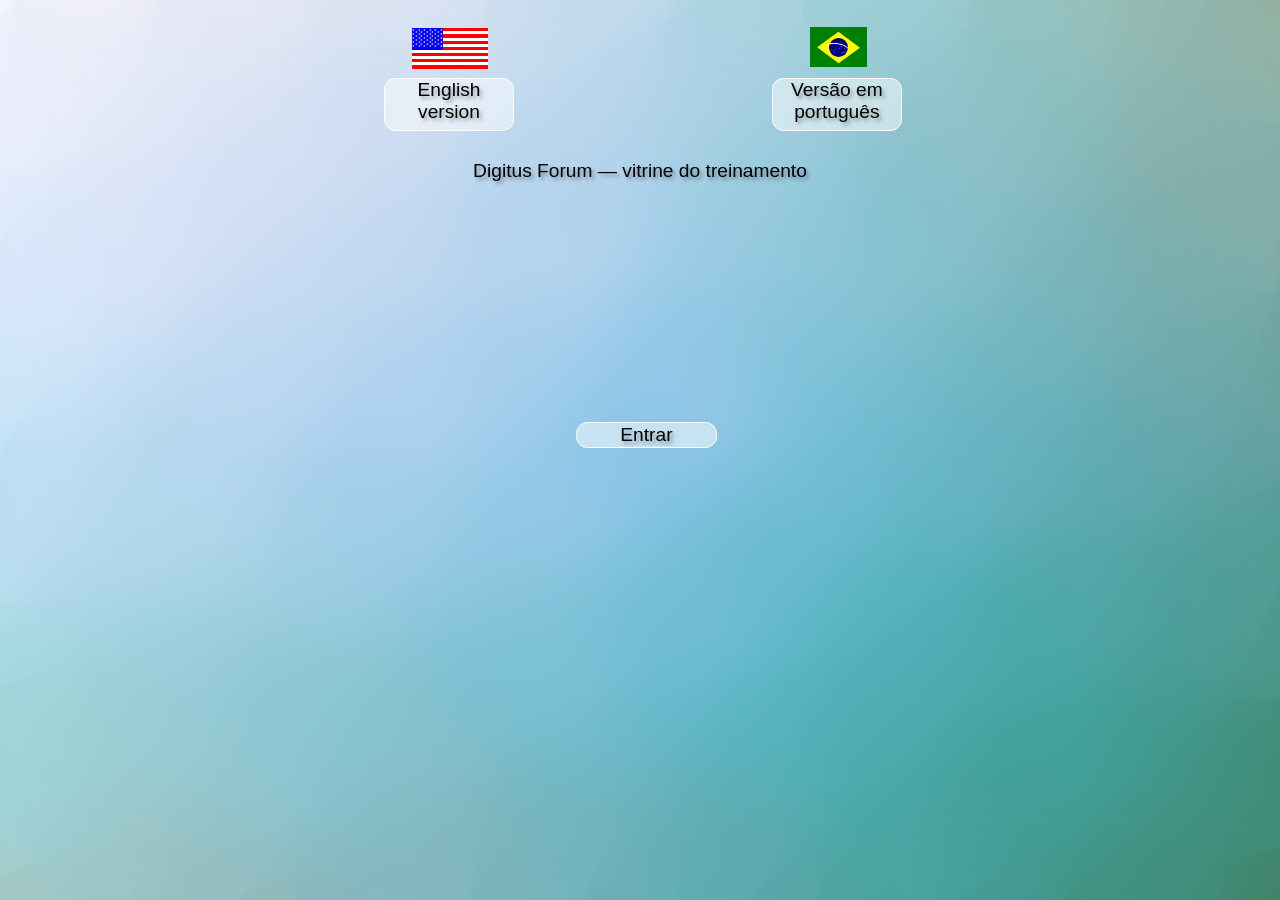
<file: index.html>
<!DOCTYPE html>
<html>
	<head>
	  <link rel="stylesheet" href="./css/styles.css">
	  <link rel="stylesheet" href="./css/index.css">
	  <link rel="icon" type="image/svg+xml" href="./img/favicon.svg">
	  <meta http-equiv="Content-Type" content="text/html; charset=utf-8">
	</head>
	
	<body>
		<div id="glassBox" class="glass">

		<form id="loginForm">
				<p id="welcome" class="text">Digitus Forum — vitrine do treinamento</p>
				<input id="submitButton" type="submit" value="Entrar" class="button text" />
			</form>
			<div id="flags">
			<div id="englishVersion" class="button text">English version</div>
			<div id="usa" >
				<div id ="whiteSquare" ></div>
				<div id ="stripe1" class="stripe" ></div>
				<div id ="stripe2" class="stripe" ></div>
				<div id ="stripe3" class="stripe" ></div>
				<div id ="stripe4" class="stripe" ></div>
				<div id ="stripe5" class="stripe" ></div>
				<div id ="stripe6" class="stripe" ></div>
				<div id ="stripe7" class="stripe" ></div>
				<div id ="blueSquare" >
					<div id="starLine1" class="starLine">
						<div class="star">★</div>
						<div class="star">★</div>
						<div class="star">★</div>
						<div class="star">★</div>
						<div class="star">★</div>
					</div>
					<div id="starLine2" class="starLine">
						<div class="star">★</div>
						<div class="star">★</div>
						<div class="star">★</div>
						<div class="star">★</div>
					</div>
					<div id="starLine3" class="starLine">
						<div class="star">★</div>
						<div class="star">★</div>
						<div class="star">★</div>
						<div class="star">★</div>
						<div class="star">★</div>
					</div>
					<div id="starLine4" class="starLine">
						<div class="star">★</div>
						<div class="star">★</div>
						<div class="star">★</div>
						<div class="star">★</div>
					</div>
					<div id="starLine5" class="starLine">
						<div class="star">★</div>
						<div class="star">★</div>
						<div class="star">★</div>
						<div class="star">★</div>
						<div class="star">★</div>
					</div>
					<div id="starLine6" class="starLine">
						<div class="star">★</div>
						<div class="star">★</div>
						<div class="star">★</div>
						<div class="star">★</div>
					</div>
					<div id="starLine7" class="starLine">
						<div class="star">★</div>
						<div class="star">★</div>
						<div class="star">★</div>
						<div class="star">★</div>
						<div class="star">★</div>
					</div>
					<div id="starLine8" class="starLine">
						<div class="star">★</div>
						<div class="star">★</div>
						<div class="star">★</div>
						<div class="star">★</div>
					</div>
					<div id="starLine9" class="starLine">
						<div class="star">★</div>
						<div class="star">★</div>
						<div class="star">★</div>
						<div class="star">★</div>
						<div class="star">★</div>
					</div>
					<div id="starLine10" class="starLine">
						<div class="star">★</div>
						<div class="star">★</div>
						<div class="star">★</div>
						<div class="star">★</div>
					</div>
					<div id="starLine11" class="starLine">
						<div class="star">★</div>
						<div class="star">★</div>
						<div class="star">★</div>
						<div class="star">★</div>
						<div class="star">★</div>
					</div>
				</div>
			</div>
			<div id="portugueseVersion" class="button text">Versão em português</div>
			<div id="brazil" >
				<div id ="yellowSquare" ></div>
				<div id ="blueCircle" ></div>
				<div id ="whiteCircle" ></div>
				<div id ="yellowSquare2" ></div>
				<div id ="yellowSquare3" ></div>
				<div id ="star1" class="brazilianStar">★</div>
				<div id ="star2" class="brazilianStar">★</div>
				<div id ="star3" class="brazilianStar">★</div>
				<div id ="star4" class="brazilianStar">★</div>
				<div id ="star5" class="brazilianStar">★</div>
				<div id ="star6" class="brazilianStar">★</div>
				<div id ="star7" class="brazilianStar">★</div>
				<div id ="star8" class="brazilianStar">★</div>
				<div id ="star9" class="brazilianStar">★</div>
				<div id ="star10" class="brazilianStar">★</div>
				<div id ="star11" class="brazilianStar">★</div>
				<div id ="star12" class="brazilianStar">★</div>
				<div id ="star13" class="brazilianStar">★</div>
				<div id ="star14" class="brazilianStar">★</div>
				<div id ="star15" class="brazilianStar">★</div>
				<div id ="star16" class="brazilianStar">★</div>
				<div id ="star17" class="brazilianStar">★</div>
				<div id ="star18" class="brazilianStar">★</div>
				<div id ="star19" class="brazilianStar">★</div>
				<div id ="star20" class="brazilianStar">★</div>
				<div id ="star21" class="brazilianStar">★</div>
				<div id ="star22" class="brazilianStar">★</div>
				<div id ="star23" class="brazilianStar">★</div>
				<div id ="star24" class="brazilianStar">★</div>
				<div id ="star25" class="brazilianStar">★</div>
				<div id ="star26" class="brazilianStar">★</div>
				<div id ="star27" class="brazilianStar">★</div>
			</div>
		
		</div>
		</div>
	</body>
	
	<script>(function(){var u=localStorage.getItem("backgroundUrl")||"";if(!/^data:image\//i.test(u)&&!/^url\(\s*["']?data:image\//i.test(u))return;document.body.style.backgroundImage=/^url\(/i.test(u)?u:'url("'+u.replace(/"/g,"")+'")';})();</script>	
	<script  src="./js/jquery.js"></script>
	<script  src="./js/background1.js"></script>
	<script  src="./js/background2.js"></script>
	<script  src="./js/background3.js"></script>
	<script>

$( document ).ready(function() {	

	function startPt() {
	   $('#welcome').empty().append('Digitus Forum — vitrine do treinamento');
	   $('#submitButton').attr("value", "Entrar");
	   localStorage.setItem("videoId",  "8a102755-e1ab-4f6a-9bba-93bbcd1cc500");
	   localStorage.setItem("moduleId",  "138b45c2-1436-40b2-909b-0da9671aa823");
	   localStorage.setItem("internationalization.training_id",  "ebe50463-91b9-48a7-a228-37570f6ea247");
	   localStorage.setItem("isTraining",  "true");
	   localStorage.setItem("language",  "pt_BR");
	}

	function startEn() {
		$('#welcome').empty().append('Digitus Forum — training showcase');
		$('#submitButton').attr("value", "Enter");
		localStorage.setItem("videoId",  "4182b2bc-5fd9-4347-962c-fc6da703f6b3");
		localStorage.setItem("moduleId",  "b5df4f95-556d-47eb-928e-7449ac27e312");
		localStorage.setItem("internationalization.training_id",  "e249fd2d-07d9-4687-83d3-37d04de4a20d");
		localStorage.setItem("isTraining",  "true");
		localStorage.setItem("language",  "en_US");
	}

	startPt();
	
	$('#portugueseVersion, #brazil').click(startPt);
	
	$('#englishVersion, #usa').click(startEn);
	
	$( "#loginForm" ).submit(function( event ) {
		event.preventDefault();
		window.location.href = "./html/video.html";
	});

	
});

</script>
</html>
</file>
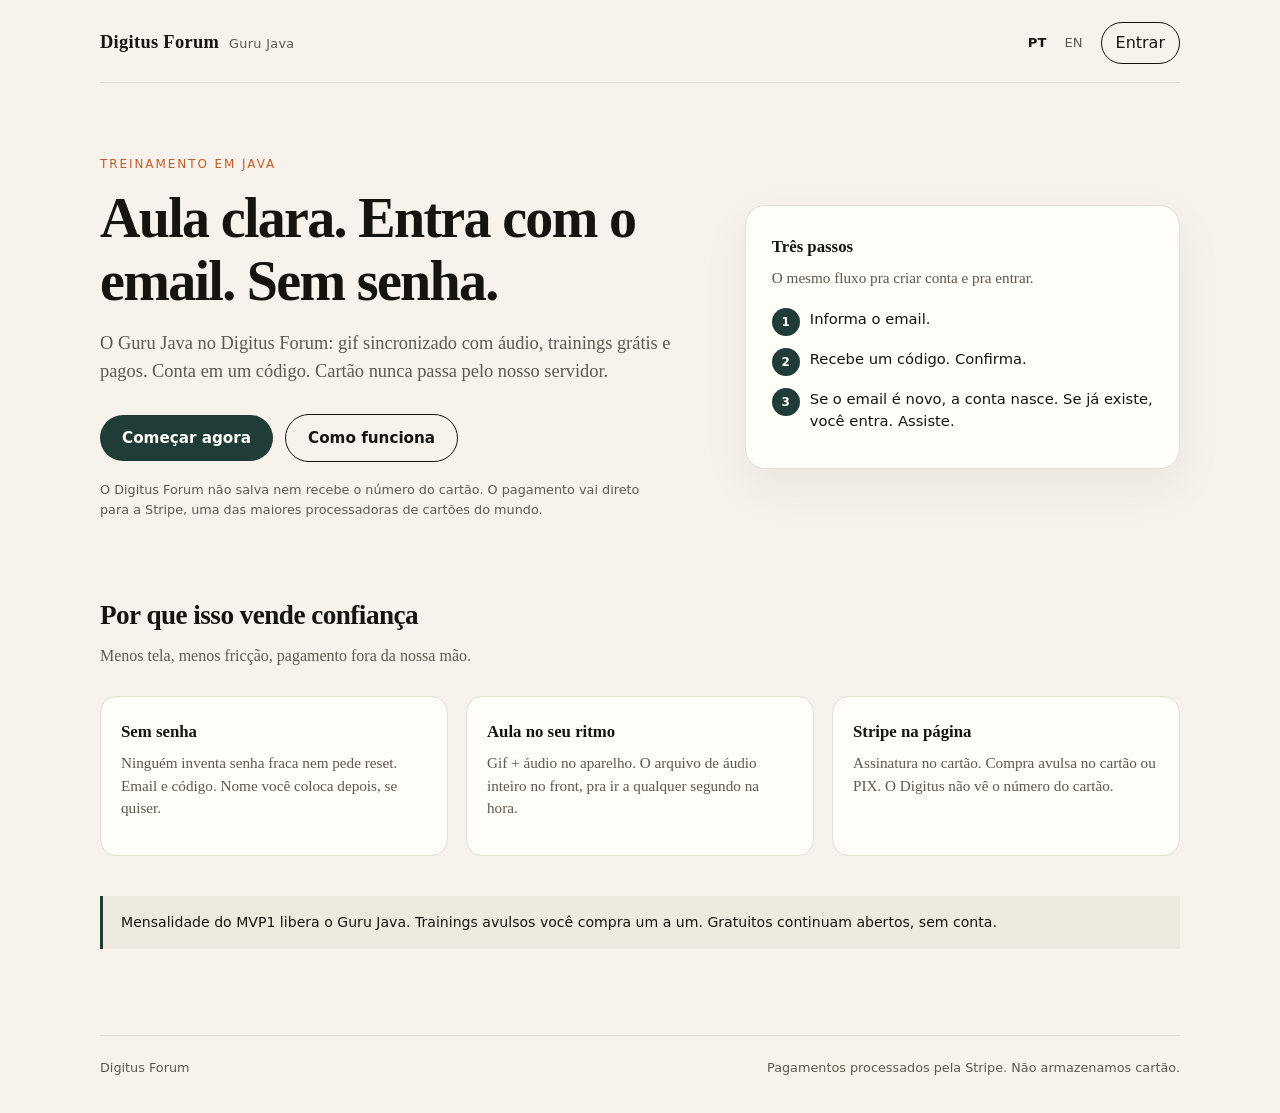
<file: index2.html>
<!DOCTYPE html>
<html lang="pt-BR">
<head>
  <meta charset="utf-8">
  <meta name="viewport" content="width=device-width, initial-scale=1">
  <title>Digitus Forum</title>
  <meta name="description" content="Aulas do Guru Java. Entra com o email, sem senha. Pagamento pela Stripe.">
  <link rel="icon" type="image/svg+xml" href="./img/favicon.svg">
  <link rel="stylesheet" href="./css/index2.css">
</head>
<body>
  <div class="wrap">
    <header>
      <div class="brand">
        <strong>Digitus Forum</strong>
        <span data-i18n="tagline">Guru Java</span>
      </div>
      <nav class="sans">
        <button type="button" id="langPt" class="lang is-on" aria-pressed="true">PT</button>
        <button type="button" id="langEn" class="lang" aria-pressed="false">EN</button>
        <a class="ghost" href="./html/video.html" data-i18n="enter">Entrar</a>
      </nav>
    </header>

    <section class="hero">
      <div>
        <p class="kicker" data-i18n="kicker">Treinamento em Java</p>
        <h1 data-i18n="h1">Aula clara. Entra com o email. Sem senha.</h1>
        <p class="lede" data-i18n="lede">O Guru Java no Digitus Forum: gif sincronizado com áudio, trainings grátis e pagos. Conta em um código. Cartão nunca passa pelo nosso servidor.</p>
        <div class="cta-row">
          <a class="btn btn-primary" href="./html/video.html" data-i18n="cta">Começar agora</a>
          <a class="btn btn-secondary" href="#como" data-i18n="how">Como funciona</a>
        </div>
        <p class="trust-line" data-i18n="trust">O Digitus Forum não salva nem recebe o número do cartão. O pagamento vai direto para a Stripe, uma das maiores processadoras de cartões do mundo.</p>
      </div>
      <aside class="panel">
        <h2 data-i18n="panelTitle">Três passos</h2>
        <p data-i18n="panelLead">O mesmo fluxo pra criar conta e pra entrar.</p>
        <ol>
          <li data-i18n="s1">Informa o email.</li>
          <li data-i18n="s2">Recebe um código. Confirma.</li>
          <li data-i18n="s3">Se o email é novo, a conta nasce. Se já existe, você entra. Assiste.</li>
        </ol>
      </aside>
    </section>

    <section class="section" id="como">
      <h2 data-i18n="whyTitle">Por que isso vende confiança</h2>
      <p class="sub" data-i18n="whySub">Menos tela, menos fricção, pagamento fora da nossa mão.</p>
      <div class="grid3">
        <article class="card">
          <h3 data-i18n="c1t">Sem senha</h3>
          <p data-i18n="c1p">Ninguém inventa senha fraca nem pede reset. Email e código. Nome você coloca depois, se quiser.</p>
        </article>
        <article class="card">
          <h3 data-i18n="c2t">Aula no seu ritmo</h3>
          <p data-i18n="c2p">Gif + áudio no aparelho. O arquivo de áudio inteiro no front, pra ir a qualquer segundo na hora.</p>
        </article>
        <article class="card">
          <h3 data-i18n="c3t">Stripe na página</h3>
          <p data-i18n="c3p">Assinatura no cartão. Compra avulsa no cartão ou PIX. O Digitus não vê o número do cartão.</p>
        </article>
      </div>
      <p class="stripe-note" data-i18n="note">Mensalidade do MVP1 libera o Guru Java. Trainings avulsos você compra um a um. Gratuitos continuam abertos, sem conta.</p>
    </section>

    <footer>
      <span>Digitus Forum</span>
      <span data-i18n="foot">Pagamentos processados pela Stripe. Não armazenamos cartão.</span>
    </footer>
  </div>
  <script src="./js/index2.js"></script>
</body>
</html>
</file>
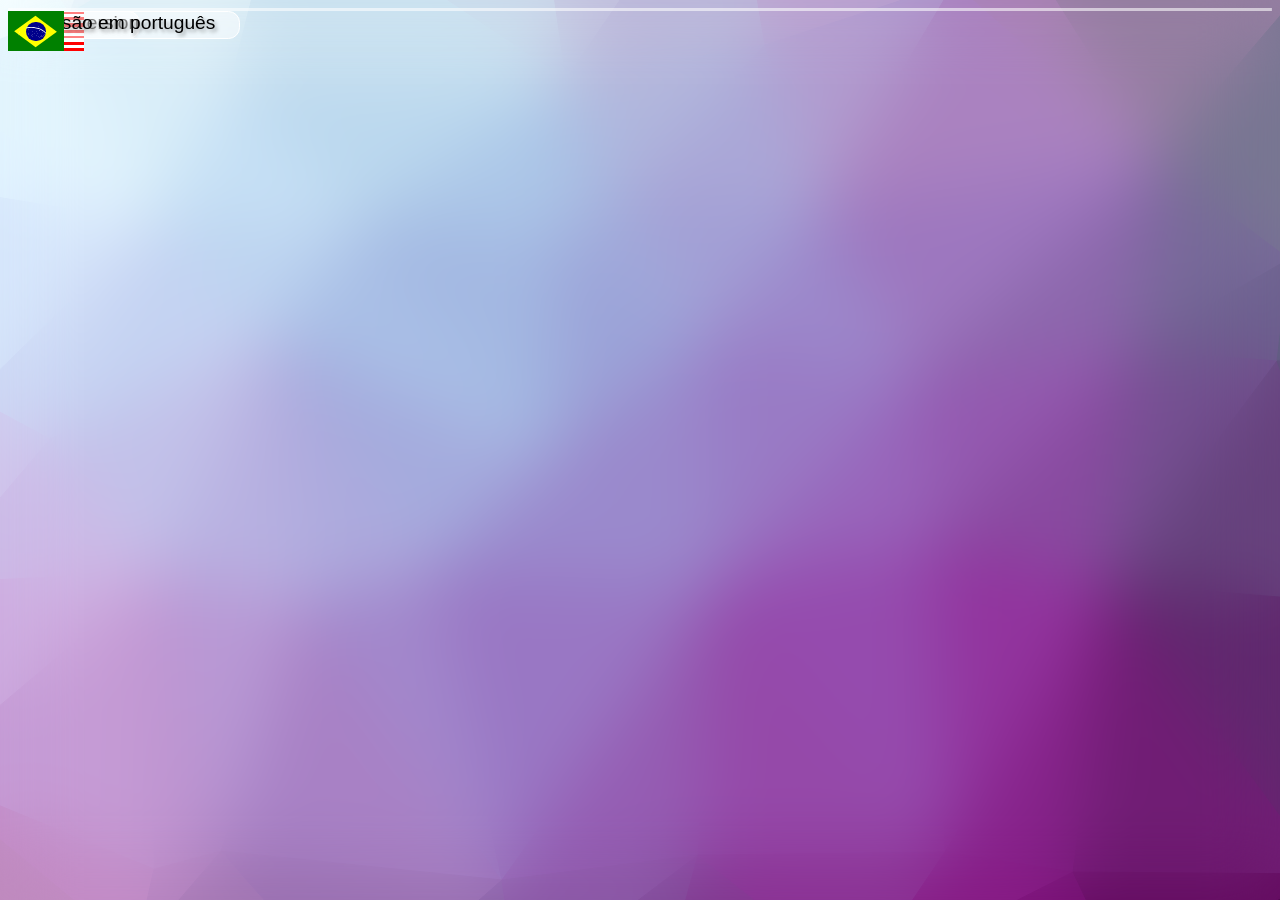
<file: html/article.html>
<!DOCTYPE html>
<html>
	<head>
	  <link rel="stylesheet" href="./../css/styles.css">
	  <link rel="stylesheet" href="./../css/video.css">
	  <link rel="stylesheet" href="./../css/accordion.css">
	  <meta http-equiv="Content-Type" content="text/html; charset=utf-8">
	</head>
	<body>
	
		<div id="backgroundBlur"></div>
		
		<div id="box" class="glass">
			<div id="name" class='text'></div>
			<div id="description" class='text'></div>
			<div id="links" class='text'></div>
		</div>
		
		<div id="accordion" class="glass accordion"></div>
		<div id="leftAccordion" class="glass accordion"></div>
		
		<div id="flags">
			<div id="englishVersion" class="button text">English version</div>
			<div id="usa" >
				<div id ="whiteSquare" ></div>
				<div id ="stripe1" class="stripe" ></div>
				<div id ="stripe2" class="stripe" ></div>
				<div id ="stripe3" class="stripe" ></div>
				<div id ="stripe4" class="stripe" ></div>
				<div id ="stripe5" class="stripe" ></div>
				<div id ="stripe6" class="stripe" ></div>
				<div id ="stripe7" class="stripe" ></div>
				<div id ="blueSquare" >
					<div id="starLine1" class="starLine">
						<div class="star">★</div>
						<div class="star">★</div>
						<div class="star">★</div>
						<div class="star">★</div>
						<div class="star">★</div>
					</div>
					<div id="starLine2" class="starLine">
						<div class="star">★</div>
						<div class="star">★</div>
						<div class="star">★</div>
						<div class="star">★</div>
					</div>
					<div id="starLine3" class="starLine">
						<div class="star">★</div>
						<div class="star">★</div>
						<div class="star">★</div>
						<div class="star">★</div>
						<div class="star">★</div>
					</div>
					<div id="starLine4" class="starLine">
						<div class="star">★</div>
						<div class="star">★</div>
						<div class="star">★</div>
						<div class="star">★</div>
					</div>
					<div id="starLine5" class="starLine">
						<div class="star">★</div>
						<div class="star">★</div>
						<div class="star">★</div>
						<div class="star">★</div>
						<div class="star">★</div>
					</div>
					<div id="starLine6" class="starLine">
						<div class="star">★</div>
						<div class="star">★</div>
						<div class="star">★</div>
						<div class="star">★</div>
					</div>
					<div id="starLine7" class="starLine">
						<div class="star">★</div>
						<div class="star">★</div>
						<div class="star">★</div>
						<div class="star">★</div>
						<div class="star">★</div>
					</div>
					<div id="starLine8" class="starLine">
						<div class="star">★</div>
						<div class="star">★</div>
						<div class="star">★</div>
						<div class="star">★</div>
					</div>
					<div id="starLine9" class="starLine">
						<div class="star">★</div>
						<div class="star">★</div>
						<div class="star">★</div>
						<div class="star">★</div>
						<div class="star">★</div>
					</div>
					<div id="starLine10" class="starLine">
						<div class="star">★</div>
						<div class="star">★</div>
						<div class="star">★</div>
						<div class="star">★</div>
					</div>
					<div id="starLine11" class="starLine">
						<div class="star">★</div>
						<div class="star">★</div>
						<div class="star">★</div>
						<div class="star">★</div>
						<div class="star">★</div>
					</div>
				</div>
			</div>
			<div id="portugueseVersion" class="button text">Versão em português</div>
			<div id="brazil" >
				<div id ="yellowSquare" ></div>
				<div id ="blueCircle" ></div>
				<div id ="whiteCircle" ></div>
				<div id ="yellowSquare2" ></div>
				<div id ="yellowSquare3" ></div>
				<div id ="star1" class="brazilianStar">★</div>
				<div id ="star2" class="brazilianStar">★</div>
				<div id ="star3" class="brazilianStar">★</div>
				<div id ="star4" class="brazilianStar">★</div>
				<div id ="star5" class="brazilianStar">★</div>
				<div id ="star6" class="brazilianStar">★</div>
				<div id ="star7" class="brazilianStar">★</div>
				<div id ="star8" class="brazilianStar">★</div>
				<div id ="star9" class="brazilianStar">★</div>
				<div id ="star10" class="brazilianStar">★</div>
				<div id ="star11" class="brazilianStar">★</div>
				<div id ="star12" class="brazilianStar">★</div>
				<div id ="star13" class="brazilianStar">★</div>
				<div id ="star14" class="brazilianStar">★</div>
				<div id ="star15" class="brazilianStar">★</div>
				<div id ="star16" class="brazilianStar">★</div>
				<div id ="star17" class="brazilianStar">★</div>
				<div id ="star18" class="brazilianStar">★</div>
				<div id ="star19" class="brazilianStar">★</div>
				<div id ="star20" class="brazilianStar">★</div>
				<div id ="star21" class="brazilianStar">★</div>
				<div id ="star22" class="brazilianStar">★</div>
				<div id ="star23" class="brazilianStar">★</div>
				<div id ="star24" class="brazilianStar">★</div>
				<div id ="star25" class="brazilianStar">★</div>
				<div id ="star26" class="brazilianStar">★</div>
				<div id ="star27" class="brazilianStar">★</div>
			</div>
		
		</div>
	</body>
	
	<script>(function(){var u=localStorage.getItem("backgroundUrl")||"";if(!/^data:image\//i.test(u)&&!/^url\(\s*["']?data:image\//i.test(u))return;document.body.style.backgroundImage=/^url\(/i.test(u)?u:'url("'+u.replace(/"/g,"")+'")';})();</script>	
	<script  src="./../js/jquery.js"></script>
	<script  src="./../js/jquery-ui.min.js"></script>
	<script  src="./../js/background1.js"></script>
	<script  src="./../js/background2.js"></script>
	<script  src="./../js/background3.js"></script>
	<script  src="./../js/accordion.js"></script>
	<script>

	$( document ).ready(function() {	

		
		
	});


</script>
</html>
</file>
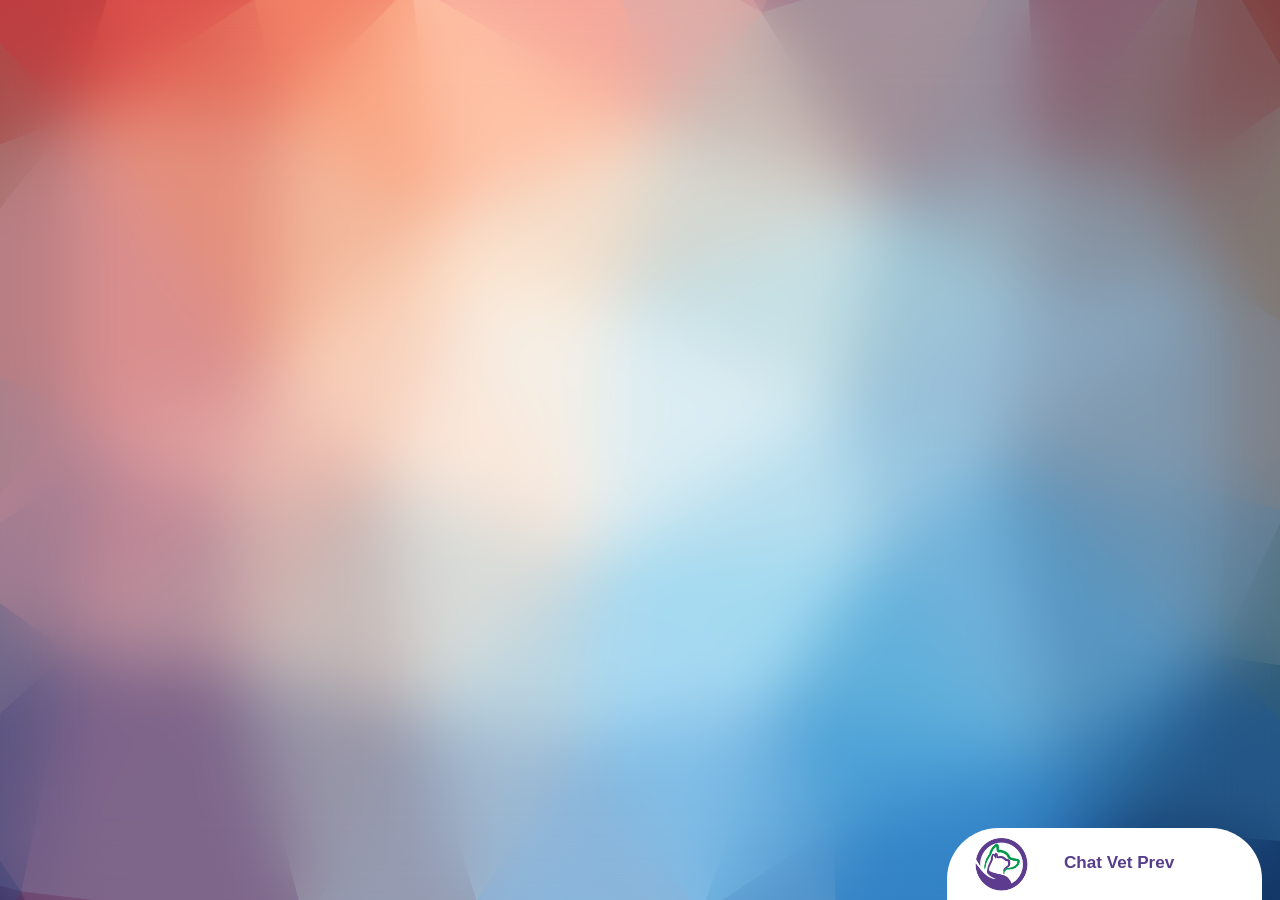
<file: html/chatbot.html>
<!DOCTYPE html>
<html>
	<head>
	  <link rel="stylesheet" href="./../css/styles.css">
	  <link rel="stylesheet" href="./../css/chatbot.css">
	  <meta http-equiv="Content-Type" content="text/html; charset=utf-8">
	</head>
	<body>
	
		<div id="backgroundBlur"></div>

			<div id="chatTitle"></div>
			<div id="chatTitleIcon"><img src="logo.png" alt="GIF animado"></div>
			<div id="chatTitleName">Chat Vet Prev</div>
			<div id="chatMessages"></div>
			  
	</body>
	
	<script>(function(){var u=localStorage.getItem("backgroundUrl")||"";if(!/^data:image\//i.test(u)&&!/^url\(\s*["']?data:image\//i.test(u))return;document.body.style.backgroundImage=/^url\(/i.test(u)?u:'url("'+u.replace(/"/g,"")+'")';})();</script>	
	<script  src="./../js/jquery.js"></script>
	<script  src="./../js/background1.js"></script>
	<script  src="./../js/background2.js"></script>
	<script  src="./../js/background3.js"></script>
	<script>

	$( document ).ready(function() {	
	
	var chatStatus = 1;
	
	$('#chatTitle, #chatTitleName, #chatTitleIcon').click(function() {
		if(chatStatus == 0){
			$('#chatMessages').animate({ height: "0vh" }, 1000);
			$('#chatTitle').animate({ bottom: "0vh" }, 1000);
			$('#chatTitleName').animate({ bottom: "3vh" }, 1000);
			$('#chatTitleIcon ').animate({ bottom: "7vh" }, 1000);
			chatStatus = 1;
		}else{
			$('#chatMessages').animate({ height: "50vh" }, 1000);
			$('#chatTitle').animate({ bottom: "52vh" }, 1000);
			$('#chatTitleName').animate({ bottom: "55vh" }, 1000);
			$('#chatTitleIcon ').animate({ bottom: "59vh" }, 1000);
			var container = $('#chatMessages');
			var scrollHeight = container.prop('scrollHeight');
			var clientHeight = container.prop('clientHeight');
			var scrollBottom = scrollHeight - clientHeight;
			container.animate({ scrollTop: scrollBottom }, 1000);
			chatStatus = 0;
		}
	  
	});
	
	var abreMessageClient = '<div class="messageClient"><span class="contentClient">';
	var abreMessageUser = '<div class="messageUser"><span class="contentUser">';
	var fechaMessage = '</span></div>';
	
	var message1 = abreMessageClient+'Olá, tudo bem?'+fechaMessage;
	var message2 = abreMessageClient+'No que eu posso te ajudar?'+fechaMessage;
	var message3 = abreMessageUser+'Quero saber sobre os planos que vocês tem'+fechaMessage;
	var message4 = abreMessageClient+'Sim claro, planos para gato ou cachorro?'+fechaMessage;
	var message5 = abreMessageClient;
	message5 += '<b>Plano Júnior</b><br>';
	message5 += 'Cães com até 8 anos incompletos<br>';
	message5 += '<b>R$175,00</b>/mês';
	message5 += fechaMessage;
	var message6 = abreMessageClient+'Estes são os planos para cães'+fechaMessage;
	var message7 = abreMessageClient+'Quer saber mais?'+fechaMessage;
	var message8 = abreMessageClient+'Quero saber os planos para gato'+fechaMessage;
	var message9 = abreMessageUser+'Quero saber os planos para cachorro'+fechaMessage;
	var message10 = abreMessageClient;
	message10 += '<b>Plano Sênior</b><br>';
	message10 += 'Cães com idade entre 8 e 14 anos incompletos<br>';
	message10 += '<b>R$245,00</b>/mês';
	message10 += fechaMessage;
	var message11 = abreMessageClient;
	message11 += '<b>Plano Coparticipativo</b><br>';
	message11 += 'Cães de todas as idades<br>';
	message11 += '<b>R$68,00</b>/mês';
	message11 += fechaMessage;
	var message12 = abreMessageClient+'Sim temos, é o (19) 97121-3062'+fechaMessage;
	var message13 = abreMessageUser+'Vocês tem Whatsapp?'+fechaMessage;
	
	var abreContainer = '<div class="container">';
	var fechaContainer = '</div>';
	
	var option1 = '<div class="field" data-id="1">Lista de<br>planos</div>';
	var option2 = '<div class="field" data-id="2">Nossos<br>serviços</div>';
	var option3 = '<div class="field" data-id="3">Telefone<br>de vendas</div>';
	var option4 = '<div class="field" data-id="4">Whatsapp</div>';
	var option5 = '<div class="field" data-id="5">Especialidades</div>';
	var option6 = '<div class="field" data-id="6">Gato</div>';
	var option7 = '<div class="field" data-id="7">Cachorro</div>';
	var option8 = '<div class="field" data-id="8">Quero o Plano Júnior</div>';
	var option9 = '<div class="field" data-id="9">Sim</div>';
	var option10 = '<div class="field" data-id="10">Não</div>';
	var option11 = '<div class="field" data-id="8">Quero o Plano Sênior</div>';
	var option12 = '<div class="field" data-id="8">Quero o Plano Coparticipativo</div>';
	
	var content = '';
	
	content += message1;
	content += message2;
	content += abreContainer;
	content += option1;
	content += option2;
	content += option3;
	content += option4;
	content += option5;
	content += fechaContainer;
	$('#chatMessages').append(content);

	
		
		//$('.field').click(function() {
		$(document).on('click', '.field', function() {
			content = '';
			var id = $(this).data('id');
			if (id == 1) { //List de planos
				content += message3;
				content += message4;
				content += abreContainer;
				content += option6;
				content += option7;
				content += fechaContainer;
				$('#chatMessages').append(content);
				var container = $('#chatMessages');
				var scrollHeight = container.prop('scrollHeight');
				var clientHeight = container.prop('clientHeight');
				var scrollBottom = scrollHeight - clientHeight;
				container.animate({ scrollTop: scrollBottom }, 1000);
			}else if (id == 7) { //Cachorrro
				content += message9;
				content += message6;
				content += message5;
				content += message10;
				content += message11;
				content += abreContainer;
				content += option8;
				content += option11;
				content += option12;
				content += fechaContainer;
				content += message7;
				content += abreContainer;
				content += option9;
				content += option10;
				content += fechaContainer;
				$('#chatMessages').append(content);
				var container = $('#chatMessages');
				var scrollHeight = container.prop('scrollHeight');
				var clientHeight = container.prop('clientHeight');
				var scrollBottom = scrollHeight - clientHeight;
				container.animate({ scrollTop: scrollBottom }, 1000);
			}else if (id == 9) { //Sim
				content += message2;
				content += abreContainer;
				content += option1;
				content += option2;
				content += option3;
				content += option4;
				content += option5;
				content += fechaContainer;
				$('#chatMessages').append(content);
				var container = $('#chatMessages');
				var scrollHeight = container.prop('scrollHeight');
				var clientHeight = container.prop('clientHeight');
				var scrollBottom = scrollHeight - clientHeight;
				container.animate({ scrollTop: scrollBottom }, 1000);
			}else if (id == 10) { //Não
				$('#chatMessages').animate({ height: "0vh" }, 1000);
				$('#chatTitle').animate({ bottom: "0vh" }, 1000);
				$('#chatTitleName').animate({ bottom: "3vh" }, 1000);
				$('#chatTitleIcon ').animate({ bottom: "7vh" }, 1000);
				chatStatus = 1;
			}else if(id == 8){ //Quero o plano X
				window.location.href = "https://hospitalvetprev.com.br/cadastro/cadastro.php";
			}else if(id == 4){ //Whatsapp
				content += message13;
				content += message12;
				content += message7;
				content += abreContainer;
				content += option9;
				content += option10;
				content += fechaContainer;
				$('#chatMessages').append(content);
				var container = $('#chatMessages');
				var scrollHeight = container.prop('scrollHeight');
				var clientHeight = container.prop('clientHeight');
				var scrollBottom = scrollHeight - clientHeight;
				container.animate({ scrollTop: scrollBottom }, 1000);
			}
		  
		});
	
		

		
	});


</script>
</html>
</file>
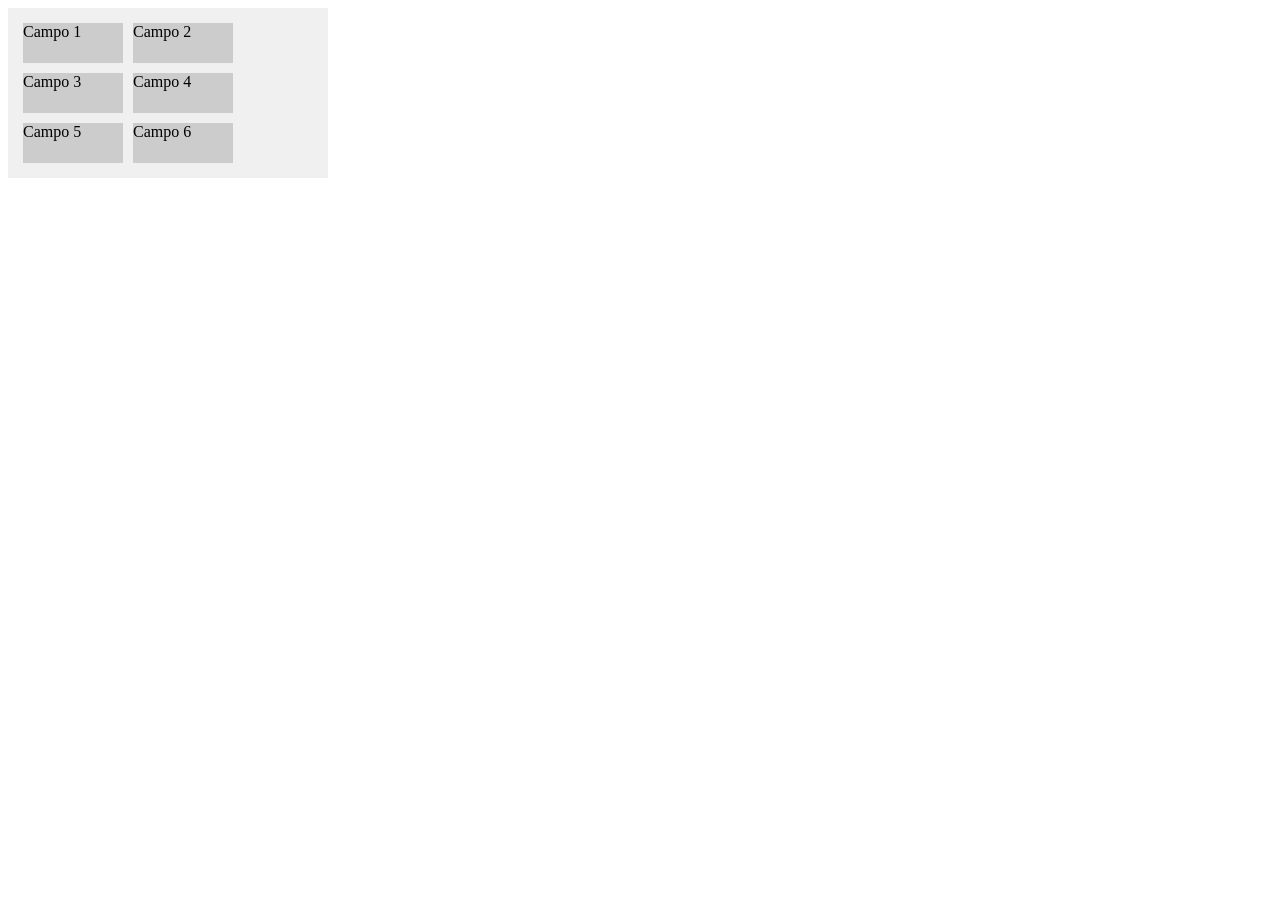
<file: html/flexwrap.html>
<!DOCTYPE html>
<html>
<head>
  <title>Exemplo de Div com Campos que Quebram Linhas</title>
  <link rel="stylesheet" type="text/css" href="style.css">
</head>
<body>
  <div class="container">
    <div class="field">Campo 1</div>
    <div class="field">Campo 2</div>
    <div class="field">Campo 3</div>
    <div class="field">Campo 4</div>
    <div class="field">Campo 5</div>
    <div class="field">Campo 6</div>
  </div>
</body>
</html>
</file>
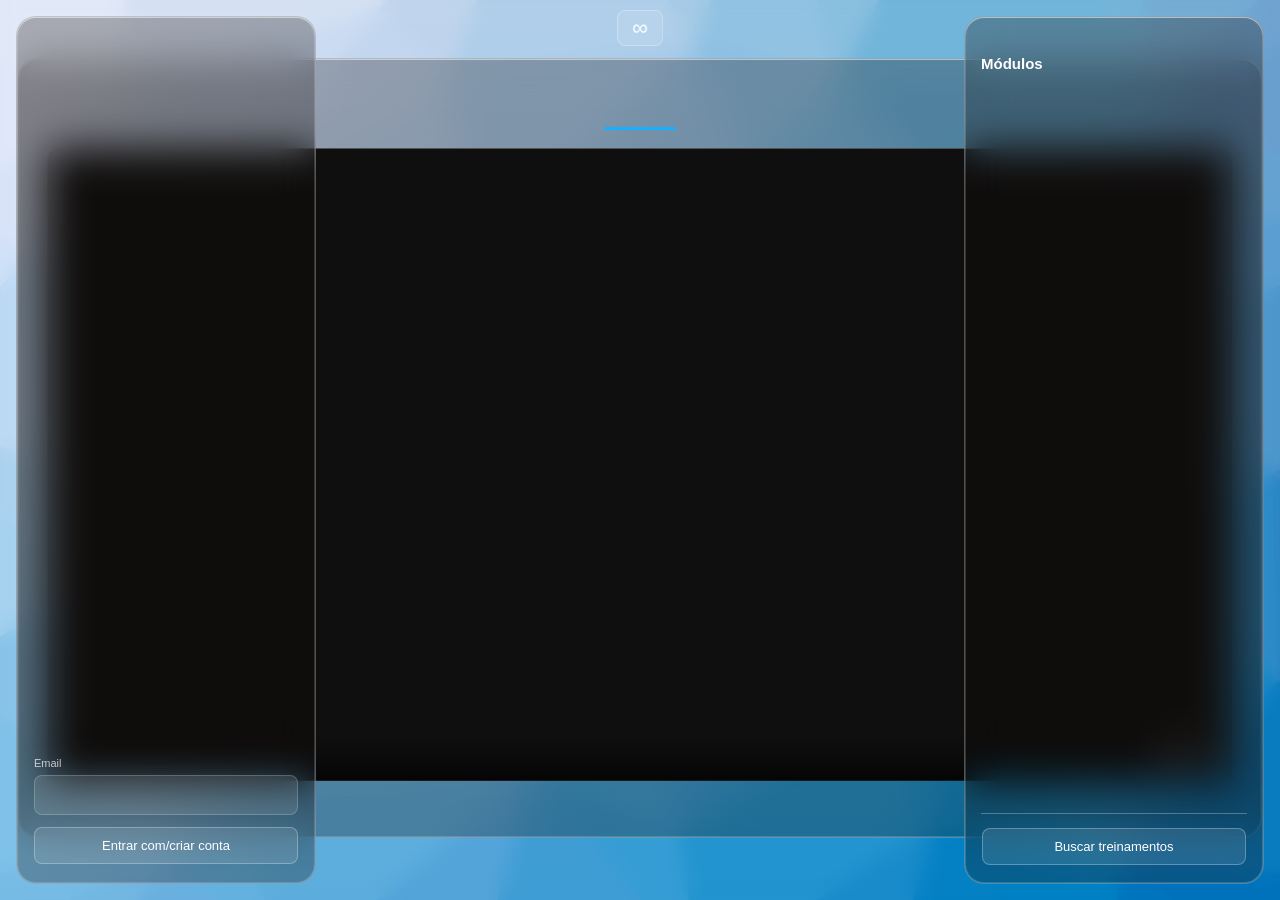
<file: html/video.html>
<!DOCTYPE html>
<html>
	<head>
	  <meta http-equiv="Content-Type" content="text/html; charset=utf-8">
	  <meta http-equiv="Cache-Control" content="no-cache, no-store, must-revalidate">
	  <meta http-equiv="Pragma" content="no-cache">
	  <meta http-equiv="Expires" content="0">
	  <meta name="referrer" content="no-referrer">
	  <link rel="icon" type="image/svg+xml" href="./../img/favicon.svg">
		  <title>Digitus Forum · Cinema</title>
	  <link rel="stylesheet" href="./../css/layout.css?v=20260903-glass-rim">
	  <link rel="stylesheet" href="./../css/video.css?v=20260911-no-brand-icon">
	</head>
	<body class="lesson-page layout-cinema">
		<div id="backgroundBlur"></div>

		<button type="button" id="advanceBgBtn" class="advance-bg-btn" title="Trocar cor de fundo" aria-label="Trocar cor de fundo">∞</button>
		<div class="lesson-shell">
			<aside class="sidebar">
				<div class="sidebar-flip-scene">
					<div class="sidebar-flip-card" id="sidebarFlip">
						<div class="sidebar-flip-face sidebar-flip-front glass">
							<div class="pane-body">
								<div id="leftAccordion"></div>
								<div class="account-box" id="accountBox"></div>
							</div>
						</div>
						<div class="sidebar-flip-face sidebar-flip-back glass">
							<div class="pane-body">
								<div class="settings-pane">
									<div class="settings-pane-main">
										<div id="settingsHomeView">
											<div class="sidebar-head brand-head settings-head">
												<div class="sidebar-icon">⚙️</div>
												<div><h2 id="settingsTitle">Configurações</h2></div>
											</div>
											<ul class="topic-nav">
												<li><a href="#" id="settingsMyData" class="settingsNavClick"><span class="nav-ico">●</span><span class="settings-link-label" data-k="myData">Meus dados</span></a></li>
												<li><a href="#" id="settingsMyPurchases" class="settingsNavClick"><span class="nav-ico">●</span><span class="settings-link-label" data-k="myPurchases">Minhas compras</span></a></li>
												<li><a href="#" id="settingsBackgrounds" class="settingsNavClick"><span class="nav-ico">●</span><span class="settings-link-label" data-k="backgrounds">Cores de fundo</span></a></li>
												<li><a href="#" id="settingsIdioma" class="settingsNavClick"><span class="nav-ico">●</span><span class="settings-link-label" data-k="idioma">Idioma</span></a></li>
											</ul>
											<button type="button" class="account-btn account-btn-ghost settings-logout" id="accountLogout">Deslogar</button>
										</div>
									</div>
									<div class="account-box settings-footer">
										<button type="button" class="account-btn" id="accountSettingsBack">Voltar</button>
									</div>
								</div>
							</div>
						</div>
					</div>
				</div>
			</aside>

			<div class="center-col">
				<div class="lesson-align">
					<main class="stage">
					<div class="flip-scene">
						<div class="flip-card" id="lessonFlip">
							<div class="flip-face flip-front glass" id="box">
							<div id="lessonModule" class="text lesson-module" hidden></div>
							<div id="name" class="text"></div>
							<div class="player-frame">
							<div id="video"></div>
							<div class="player-tools">
								<button type="button" class="player-tool" id="toggleCinema" title="Modo cinema" aria-label="Modo cinema" aria-pressed="false">
									<svg viewBox="0 0 36 36" aria-hidden="true"><path fill="#fff" fill-rule="evenodd" d="m 28,11 0,14 -20,0 0,-14 z m -18,2 16,0 0,10 -16,0 0,-10 z"/></svg>
								</button>
								<button type="button" class="player-tool" id="toggleFullscreen" title="Tela cheia" aria-label="Tela cheia" aria-pressed="false">
									<svg viewBox="0 0 36 36" aria-hidden="true"><path fill="#fff" fill-rule="evenodd" d="m 10,16 2,0 0,-4 4,0 0,-2 L 10,10 l 0,6 0,0 z"/><path fill="#fff" fill-rule="evenodd" d="m 20,10 0,2 4,0 0,4 2,0 L 26,10 l -6,0 0,0 z"/><path fill="#fff" fill-rule="evenodd" d="m 24,24 -4,0 0,2 L 26,26 l 0,-6 -2,0 0,4 0,0 z"/><path fill="#fff" fill-rule="evenodd" d="M 12,20 10,20 10,26 l 6,0 0,-2 -4,0 0,-4 0,0 z"/></svg>
								</button>
							</div>
							</div>
							<div id="description" class="text"></div>
							<div id="links" class="text"></div>
						</div>
						<div class="flip-face flip-back glass">
							<h2 class="idioma-title">Idioma</h2>
							<p class="idioma-hint">Escolha o idioma da vitrine</p>
							<div class="idioma-choices">
								<button type="button" id="portugueseVersion" class="lang-pill">🇧🇷 Versão em português</button>
								<button type="button" id="englishVersion" class="lang-pill">🇺🇸 English version</button>
							</div>
						</div>
					</div>
				</div>
					</main>
					<div id="previousAndNextVideo"></div>
				</div>
			</div>

			<aside class="modules">
				<div class="modules-flip-scene">
					<div class="modules-flip-card" id="modulesFlip">
						<div class="modules-flip-face modules-flip-front glass">
							<div class="pane-body">
								<div class="training-switcher">
									<button type="button" id="trainingPickerBtn" class="sidebar-head brand-head" aria-haspopup="listbox" aria-expanded="false">
										<div>
											<h2 id="trainingPickerName"></h2>
											<p id="trainingPickerSinopse"></p>
										</div>
									</button>
									<ul id="trainingPickerList" class="training-picker-list" hidden></ul>
								</div>
								<div class="modules-title">Módulos</div>
								<div id="accordion"></div>
								<div class="account-box settings-footer">
									<button type="button" class="account-btn" id="swapTrainingBtn">Buscar treinamentos</button>
								</div>
							</div>
						</div>
						<div class="modules-flip-face modules-flip-back glass">
							<div class="pane-body">
								<div class="settings-pane">
									<div class="settings-pane-main">
										<div class="sidebar-head brand-head settings-head">
											<div class="sidebar-icon">🎓</div>
											<div><h2 id="swapTrainingTitle">Buscar treinamentos</h2></div>
										</div>
										<ul class="topic-nav">
											<li><a href="#" id="swapListTrainings" class="swapNavClick"><span class="nav-ico">●</span><span class="swap-link-label" data-k="list">Buscar treinamentos</span></a></li>
											<li><a href="#" id="swapEsteira" class="swapNavClick"><span class="nav-ico">●</span><span class="swap-link-label" data-k="esteira">Esteira de treinamentos</span></a></li>
											<li><a href="#" id="swapFavorites" class="swapNavClick"><span class="nav-ico">●</span><span class="swap-link-label" data-k="fav">Favoritos</span></a></li>
											<li><a href="#" id="swapPurchases" class="swapNavClick"><span class="nav-ico">●</span><span class="swap-link-label" data-k="buy">Compras</span></a></li>
											<li><a href="#" id="swapOrders" class="swapNavClick"><span class="nav-ico">●</span><span class="swap-link-label" data-k="orders">Lista de pedidos</span></a></li>
										</ul>
									</div>
									<div class="account-box settings-footer">
										<button type="button" class="account-btn" id="swapTrainingBack">Voltar</button>
									</div>
								</div>
							</div>
						</div>
					</div>
				</div>
			</aside>
		</div>
	</body>

	<script src="./../js/jquery.js?v=20260826-jq4"></script>
	<script src="./../js/jquery-ui.min.js?v=20260826-jq4"></script>
	<script src="./../js/background1.js?v=20260826-sprite"></script>
	<script src="./../js/background2.js?v=20260826-sprite"></script>
	<script src="./../js/background3.js?v=20260911-infinity-bg"></script>
	<script src="./../js/menu-from-bg.js?v=20260826-accentover"></script>
	<script src="./../js/gif-sprites.js?v=20260826-sprite"></script>
	<script src="./../js/gif-player.js?v=20260828-player-m4a"></script>
	<script src="./../js/accordion.js?v=20260911-no-brand-icon"></script>
</html>
</file>
<file: css/styles.css>
body{
	background-size: cover;
	font-family: Verdana, sans-serif;
}

.textHead {
    font-weight: 500;
    color: black;
    font-size: 2.5vw;
    text-shadow: 0.2vw 0.2vw 0.3vw rgb(0 0 0 / 35%);
	user-select: none;
}

.text {
    font-weight: 500;
    color: black;
    font-size: 1.5vw;
    text-shadow: 0.2vw 0.2vw 0.3vw rgb(0 0 0 / 35%);
	user-select: none;
}

.input {
    background: transparent;
    height: 2vw;
    border: 0.1vw solid rgba(255,255,255,0.1);
    border-radius: 1vw;
    backdrop-filter: blur(5px);
    box-shadow: none;
    text-align: center;
    transition: all 0.5s ease-in-out;
    font-weight: 500;
    color: black;
    font-size: 2vw;
    text-shadow: 0.2vw 0.2w 0.5vw rgb(0 0 0 / 52%);
}

.input:hover {
	  border: 0.1vw solid white;
      background: rgba(255,255,255,0.3);
      box-shadow: none;
	  text-shadow: none;
	  transition: all 0.1s ease-in-out;
}

.input:focus {
	    border: 0.1vw solid white;
        background: rgba(255,255,255,0.3);
        box-shadow: none;
		outline:none;
		transition: all 0.1s ease-in-out;
}
.input::placeholder {
	color: black;
	opacity: 0.3;
	text-shadow: none;
}

.button {
    height: 2vw;
    font-size: 1.5vw;
    border-radius: 0.9vw;
    background: rgba(255, 255, 255, 0.5);
    box-shadow: none !important;
	text-shadow: 0.2vw 0.2vw 0.3vw rgb(0 0 0 / 35%);
    border: 0.1vw solid white;
    cursor: pointer;
    user-select: none;
    text-align: center;
    margin: 0px;
    transition: all 0.5s ease-in-out;
    padding: 0px;
}

.button:hover {
	color: black !important;
    background: rgba(255,255,255,0.9);
    box-shadow: 0vw 0vw 0.5vw 0.5vw rgb(255 255 255 / 70%) !important;
	text-shadow: none;
	transition: all 0.1s ease-in-out;
}

.glass {
    background: rgba(255, 255, 255, 0.4);
    border-radius: 1vw;
    box-shadow: 0px 20px 40px -6px rgba(0, 0, 0, 0.4);
    backdrop-filter: blur(35px);
    -webkit-backdrop-filter: blur(35px);
    border-left: 0.1vw solid rgba(255, 255, 255, 0.3);
    border-right: 0.1vw solid rgba(255, 255, 255, 0.3);
    border-top: 0.1vw solid rgba(255, 255, 255, 0.3);
}



.button:active {
	background: white !important;
	box-shadow: 0px 0px 30px 8px rgba(255, 255, 255, 1);
}


#backgroundBlur{
	backdrop-filter: blur(35px);
	width:100%;
	height: 100%;
	position: fixed;
	top: 0px;
	left: 0px;
	z-index: 0;
}

.wallpaper-layer {
	position: fixed;
	top: 0;
	left: 0;
	width: 100%;
	height: 100%;
	z-index: 0;
	pointer-events: none;
	background-size: cover;
	background-position: center;
	background-repeat: no-repeat;
}

#wallpaperFront {
	opacity: 0;
	transition: opacity 1s ease;
}

#wallpaperFront.is-visible {
	opacity: 1;
}

.links {
	color: gray;
	background: rgba(255, 255, 255, 0.5);
	border-radius: 10px;
	padding: 10px;
}

.links:hover {
	background: gray;
	color:white;
	transition: all 0.5s ease-in-out;
}

/* visited link */
a:visited {
  
}

/* mouse over link */
a:hover {
  color: gray;
  transition: all 0.5s ease-in-out;
}

/* selected link */
a:active {
  color: gray;
} 

#flags {
    position: absolute;
    width: 43vw;
    height: 14vw;
}

#portugueseVersion {
    position: absolute;
    width: 18vw;
    cursor: pointer;
    /* border: 1px solid white; */
    height: 2vw;
}

#brazil {
    position: absolute;
    width: 4.4vw;
    height: 3.15vw;
    transition: all 0.1s ease-in-out;
    /* border: 1px solid white; */
    background: green;
    cursor: pointer;
}

#brazil:hover{
	box-shadow: 0vw 0vw 0.5vw 0.5vw rgb(255 255 255 / 70%);
}

#yellowSquare {
    position: absolute;
    top: -5.5%;
    left: 36.3%;
    width: 27%;
    height: 112.4%;
    /* border: 1px solid blue; */
    background: yellow;
    transition: all 0.5s ease-in-out;
    transform: skewX(34deg) skewY(27deg) rotate(45deg);
    /* border: 3px solid white; */
}

#yellowSquare2 {
    position: absolute;
    top: 40.2%;
    left: 22.1%;
    width: 10.5%;
    height: 13.4%;
    /* border: 1px solid blue; */
    background: yellow;
    transition: all 0.5s ease-in-out;
    transform: rotate(-1deg);
    /* border: 3px solid white; */
}

#yellowSquare3 {
    position: absolute;
    top: 49.1%;
    left: 67.3%;
    width: 4.8%;
    height: 15.2%;
    /* border: 1px solid blue; */
    background: yellow;
    transition: all 0.5s ease-in-out;
    transform: rotate(4deg);
    /* border: 3px solid white; */
}

#blueCircle {
    position: absolute;
    top: 27.65%;
    left: 32.65%;
    width: 34%;
    height: 48%;
    /* border: 1px solid blue; */
    background: darkblue;
    transition: all 0.5s ease-in-out;
    border-radius: 50%;
    /* border: 3px solid white; */
}

#whiteCircle {
    position: absolute;
    top: 39.1%;
    left: 18.3%;
    width: 54%;
    height: 49%;
    border-top: 0.137838vw solid white;
    transition: all 0.5s ease-in-out;
    border-radius: 50%;
    transform: rotate(7deg);
    /* border: 3px solid white; */
}

.brazilianStar {
    color: white;
    position: absolute;
    font-size: 0.1vw;
}

#star1 {
    left: 35%;
    top: 43.5%;
}

#star2 {
    left: 34.7%;
    top: 57.3%;
}

#star3 {
    left: 36.3%;
    top: 55.4%;
}

#star4 {
    left: 38.1%;
    top: 5.5vw;
}

#star5 {
    left: 43.3%;
    top: 50.1%;
}

#star6 {
    left: 40.9%;
    top: 60.2%;
}

#star7 {
    left: 42%;
    top: 56.9%;
}

#star8 {
    left: 43.3%;
    top: 62.4%;
}

#star9 {
    left: 49.2%;
    top: 50.3%;
}

#star10 {
    left: 46.5%;
    top: 53.6%;
}

#star11 {
    left: 51.4%;
    top: 53.6%;
}

#star12 {
    left: 49.2%;
    top: 59.1%;
}

#star13 {
    left: 53.8%;
    top: 61.4%;
}

#star14 {
    left: 56.2%;
    top: 61.4%;
}

#star15 {
    left: 55%;
    top: 64.7%;
}

#star16 {
    left: 58.5%;
    top: 60.4%;
}

#star17 {
    left: 58.5%;
    top: 63%;
}

#star18 {
    left: 58.5%;
    top: 6.8vw;
}

#star19 {
    left: 60.7%;
    top: 62.5%;
}

#star20 {
    left: 61.9%;
    top: 60%;
}

#star21 {
    left: 63.1%;
    top: 57%;
}

#star22 {
    left: 64.2%;
    top: 52.6%;
}

#star23 {
    left: 60.8%;
    top: 51.7%;
}

#star24 {
    left: 53.2%;
    top: 37.1%;
}

#star25 {
    left: 55%;
    top: 47%;
}

#star26 {
    left: 55%;
    top: 47%;
}

#star27 {
    left: 55%;
    top: 47%;
}

#englishVersion {
    position: absolute;
}

#usa {
    position: absolute;
    width: 5.96vw;
    height: 3.14vw;
    transition: all 0.1s ease-in-out;
}

#usa:hover{
	box-shadow: 0vw 0vw 0.5vw 0.5vw rgb(255 255 255 / 70%);
	cursor: pointer;
}

#blueSquare {
    position: absolute;
    top: 0vw;
    left: 0vw;
    width: 40%;
    height: 54.33%;
    background: blue;
	transition: all 0.9s ease-in-out;
}

#whiteSquare {
    position: absolute;
    top: 0vw;
    left: 0vw;
    width: 100%;
    height: 100%;
    /* border: 1px solid blue; */
    background: white;
	transition: all 0.5s ease-in-out;
}

.stripe {
    position: relative;
    /* top: 7vw; */
    /* left: 7vw; */
    width: 100%;
    height: 8.06%;
    /* border: 1px solid pink; */
    background: red;
    margin-bottom: 3.9%;
	transition: all 0.5s ease-in-out;
}

#starLine1{
    left: 0%;
    top: 0%;
    transition: all 0.5s ease-in-out;
}
#starLine2 {
    left: 9%;
    top: 9%;
    transition: all 0.5s ease-in-out;
}
#starLine3{
    left: 18%;
    top: 0%;
    transition: all 0.5s ease-in-out;
}
#starLine4{
    left: 27%;
    top: 9%;
    transition: all 0.5s ease-in-out;
}
#starLine5{
    left: 36%;
    top: 0%;
    transition: all 0.5s ease-in-out;
}
#starLine6{
    left: 45%;
    top: 9%;
    transition: all 0.5s ease-in-out;
}
#starLine7{
    left: 54%;
    top: 0%;
    transition: all 0.5s ease-in-out;
}
#starLine8{
    left: 63%;
    top: 9%;
    transition: all 0.5s ease-in-out;
}
#starLine9{
    left: 72%;
    top: 0%;
    transition: all 0.5s ease-in-out;
}
#starLine10{
    left: 81%;
    top: 9%;
    transition: all 0.5s ease-in-out;
}
#starLine11{
    left: 90%;
    top: 0%;
    transition: all 0.5s ease-in-out;
}

.starLine {
    position: absolute;
    font-size: 0.5vw;
}

.star {
    position: relative;
    left: 0vw;
    top: 0vw;
    /* width: 3vw; */
    /* height: 3vw; */
    /* border: 2px solid white; */
    color: white;
    font-size: 0.220573vw;
}
</file>
<file: css/index.css>
#flags {
    top: 2vw;
    left: 27vw;
}

#portugueseVersion {
    left: 33.3vw;
    top: 4.1vw;
    width: 10vw;
    height: 4vw;
}

#brazil {
    top: 0.1vw;
    left: 36.3vw;
}

#englishVersion {
    top: 4.1vw;
    left: 3vw;
    width: 10vw;
    height: 4vw;
}

#usa {
    position: absolute;
    top: 0.2vw;
    left: 5.2vw;
    width: 5.96vw;
    height: 3.14vw;
    transition: all 0.1s ease-in-out;
}

.rc-anchor-center-item .rc-anchor-error-message {
	color: green;
	font-size: 2vw;
}

.rc-anchor-error-message {
	color: green;
	font-size: 2vw;
}

.rc-anchor-center-item{
	color: green;
	font-size: 2vw;
}

.g-recaptcha iframe {
    position: absolute !important;
    left: 0vw !important;
    top: 0vw !important;
    width: 30vw !important;
    height: 8vw !important;
}

.g-recaptcha {
    position: absolute !important;
    left: 21vw !important;
    top: 19vw !important;
}

#createAccount {
    position: absolute;
    left: 27vw;
    top: 21vw;
    width: 7vw;
    display: none;
}

#back {
    position: absolute;
    left: 26.5vw;
    top: 25.5vw;
    transition: all 0.5s ease-in-out;
    width: 8vw;
}

#title {
    position: absolute;
    left: 10vw;
    top: 4vw;
    width: 40vw;
    transition: all 0.5s ease-in-out;
}

#typeHere {
    position: absolute;
    left: 10vw;
    top: 12vw;
    width: 40vw;
    transition: all 0.5s ease-in-out;
}

#loginForm {
    position: absolute;
    top: 2vw;
    left: 20vw;
    width: 60vw;
}

#inputEmail {
	display: none;
    position: absolute;
    left: 10vw;
    top: 16vw;
    width: 40vw;
}

#inputPassword {
	display: none;
    position: absolute;
    left: 20vw;
    top: 19vw;
    width: 20vw;
}

#submitButton {
    position: absolute;
    left: 25vw;
    top: 31vw;
    width: 11vw;
}

#createAccountButton {
	display: none;
    position: absolute;
    left: 25.5vw;
    top: 25.5vw;
    width: 10vw;
}

#forgotPassword {
	display: none;
    position: absolute;
    left: 23vw;
    top: 28.2vw;
    width: 14vw;
}

#welcome {
    position: absolute;
    left: 9vw;
    top: 9vw;
    width: 42vw;
    transition: all 0.5s ease-in-out;
}

#glassBox {
    position: absolute;
    top: 0vw;
    left: 0vw;
    width: 100vw;
    height: 100vh;
    text-align: center;
    border: none;
    background: rgba(255, 255, 255, 0.2);
    border-radius: 0vw;
    box-shadow: none;
    backdrop-filter: blur(35px);
    -webkit-backdrop-filter: blur(35px);
}
</file>
<file: css/index2.css>
:root {
  --ink: #161410;
  --muted: #5e584e;
  --line: #e4ddd2;
  --paper: #f7f3ec;
  --card: #fffdf8;
  --accent: #1f3d36;
  --accent-2: #c45c26;
  --white: #fffcf7;
}
*, *::before, *::after { box-sizing: border-box; }
html, body { margin: 0; padding: 0; }
html { scroll-behavior: smooth; }
body {
  font-family: "Iowan Old Style", Palatino, "Palatino Linotype", "Times New Roman", serif;
  background: var(--paper);
  color: var(--ink);
  line-height: 1.5;
  min-height: 100vh;
}
.sans {
  font-family: "Avenir Next", "Segoe UI", system-ui, sans-serif;
}
a { color: inherit; text-decoration: none; }
.wrap {
  width: min(1080px, calc(100% - 40px));
  margin: 0 auto;
}
header {
  display: flex;
  align-items: center;
  justify-content: space-between;
  padding: 22px 0 18px;
  border-bottom: 1px solid var(--line);
}
.brand {
  display: flex;
  align-items: baseline;
  gap: 10px;
  letter-spacing: 0.02em;
}
.brand strong { font-size: 1.15rem; font-weight: 600; }
.brand span { font-size: 0.8rem; color: var(--muted); font-family: "Avenir Next", "Segoe UI", system-ui, sans-serif; }
nav { display: flex; align-items: center; gap: 18px; }
nav button, .lang {
  background: none;
  border: 0;
  padding: 0;
  cursor: pointer;
  color: var(--muted);
  font: inherit;
  font-family: "Avenir Next", "Segoe UI", system-ui, sans-serif;
  font-size: 0.82rem;
}
nav button[aria-pressed="true"], .lang.is-on { color: var(--ink); font-weight: 600; }
.ghost {
  border: 1px solid var(--ink) !important;
  padding: 8px 14px !important;
  border-radius: 999px !important;
  color: var(--ink) !important;
}
hero { display: block; }
.hero {
  display: grid;
  grid-template-columns: 1.15fr 0.85fr;
  gap: 56px;
  padding: 72px 0 64px;
  align-items: center;
}
.kicker {
  font-family: "Avenir Next", "Segoe UI", system-ui, sans-serif;
  font-size: 0.75rem;
  letter-spacing: 0.16em;
  text-transform: uppercase;
  color: var(--accent-2);
  margin: 0 0 14px;
}
h1 {
  font-size: clamp(2.2rem, 4.4vw, 3.5rem);
  line-height: 1.12;
  font-weight: 600;
  margin: 0 0 18px;
  letter-spacing: -0.03em;
}
.lede {
  font-size: 1.15rem;
  color: var(--muted);
  max-width: 38rem;
  margin: 0 0 28px;
}
.cta-row { display: flex; flex-wrap: wrap; gap: 12px; align-items: center; }
.btn {
  display: inline-flex;
  align-items: center;
  justify-content: center;
  font-family: "Avenir Next", "Segoe UI", system-ui, sans-serif;
  font-size: 0.95rem;
  font-weight: 600;
  border-radius: 999px;
  padding: 12px 22px;
  border: 0;
  cursor: pointer;
}
.btn-primary { background: var(--accent); color: var(--white); }
.btn-primary:hover { filter: brightness(1.08); }
.btn-secondary { background: transparent; color: var(--ink); border: 1px solid var(--ink); }
.trust-line {
  font-family: "Avenir Next", "Segoe UI", system-ui, sans-serif;
  font-size: 0.8rem;
  color: var(--muted);
  margin: 18px 0 0;
  max-width: 34rem;
}
.panel {
  background: var(--card);
  border: 1px solid var(--line);
  border-radius: 20px;
  padding: 28px 26px 24px;
  box-shadow: 0 18px 50px rgba(22, 20, 16, 0.06);
}
.panel h2 {
  font-size: 1.05rem;
  margin: 0 0 8px;
}
.panel p { margin: 0; color: var(--muted); font-size: 0.95rem; }
.panel ol {
  margin: 18px 0 0;
  padding: 0;
  list-style: none;
  counter-reset: step;
}
.panel li {
  counter-increment: step;
  display: grid;
  grid-template-columns: 28px 1fr;
  gap: 10px;
  align-items: start;
  margin: 0 0 12px;
  font-family: "Avenir Next", "Segoe UI", system-ui, sans-serif;
  font-size: 0.92rem;
  color: var(--ink);
}
.panel li::before {
  content: counter(step);
  width: 28px;
  height: 28px;
  border-radius: 50%;
  background: var(--accent);
  color: var(--white);
  display: flex;
  align-items: center;
  justify-content: center;
  font-size: 0.75rem;
  font-weight: 700;
}
.section {
  padding: 12px 0 72px;
}
.section h2 {
  font-size: 1.7rem;
  margin: 0 0 8px;
  letter-spacing: -0.02em;
}
.section .sub { color: var(--muted); margin: 0 0 28px; max-width: 40rem; }
.grid3 {
  display: grid;
  grid-template-columns: repeat(3, 1fr);
  gap: 18px;
}
.card {
  background: var(--card);
  border: 1px solid var(--line);
  border-radius: 16px;
  padding: 22px 20px;
  min-height: 160px;
}
.card h3 { margin: 0 0 8px; font-size: 1.05rem; }
.card p { margin: 0; color: var(--muted); font-size: 0.95rem; }
.stripe-note {
  margin-top: 40px;
  padding: 16px 18px;
  border-left: 3px solid var(--accent);
  background: #efeae0;
  font-family: "Avenir Next", "Segoe UI", system-ui, sans-serif;
  font-size: 0.88rem;
  color: var(--ink);
}
footer {
  border-top: 1px solid var(--line);
  padding: 22px 0 36px;
  display: flex;
  justify-content: space-between;
  gap: 16px;
  color: var(--muted);
  font-family: "Avenir Next", "Segoe UI", system-ui, sans-serif;
  font-size: 0.8rem;
}
@media (max-width: 800px) {
  .hero, .grid3 { grid-template-columns: 1fr; }
  .hero { padding: 40px 0 36px; gap: 28px; }
  header { flex-wrap: wrap; gap: 12px; }
  footer { flex-direction: column; }
}
</file>
<file: css/video.css>
/* Cinema: gif no palco, menus em gavetas de vidro por cima do fundo. */

/* evita barra de rolagem da página quando o conteúdo cabe (100vh + padding estourava) */
html:has(body.layout-cinema),
body.layout-cinema {
	height: 100%;
	overflow: hidden;
}

body.layout-cinema .lesson-shell {
	display: block;
	position: relative;
	box-sizing: border-box;
	height: 100%;
	min-height: 0;
	padding: 14px 18px 22px;
	overflow: hidden;
}

body.layout-cinema #backgroundBlur {
	backdrop-filter: blur(10px);
	-webkit-backdrop-filter: blur(10px);
}

body.layout-cinema .center-col {
	width: min(1320px, 100%);
	height: 100%;
	margin: 0 auto;
	align-self: stretch;
	min-height: 0;
	box-sizing: border-box;
}

body.layout-cinema .lesson-align {
	height: 100%;
	min-height: 0;
	grid-template-columns: minmax(0, 1fr);
	grid-template-rows: minmax(0, 1fr) auto;
	/* layout.css usa align-items:start; no cinema o palco precisa esticar senão #video fica com 0px */
	align-items: stretch;
	row-gap: 12px;
}

body.layout-cinema .stage {
	grid-column: 1;
	grid-row: 1;
	min-height: 0;
	height: auto;
	align-self: stretch;
	width: 100%;
	/* sidebars: top/bottom 16px; center glass visibly shorter (~44px more inset) */
	margin-top: 44px;
	margin-bottom: 0;
}

/* faixa sob o player: anterior | próximo */
body.layout-cinema #previousAndNextVideo {
	display: flex;
	grid-column: 1;
	grid-row: 2;
	justify-content: space-between;
	align-items: stretch;
	gap: 12px;
	width: 100%;
	margin: 0 0 28px;
	z-index: 2;
}

body.layout-cinema #previousVideo,
body.layout-cinema #nextVideo {
	grid-column: unset;
	grid-row: unset;
	margin-top: 0;
	align-self: stretch;
	flex: 0 1 auto;
	width: auto;
	min-width: 160px;
	height: auto;
	min-height: 42px;
	padding: 10px 16px;
	border-radius: 8px;
	border: 1px solid var(--glass-border);
	background: rgba(255, 255, 255, 0.10);
	color: #fff;
	box-shadow: none;
	font-weight: 500;
}

body.layout-cinema #previousVideo:hover,
body.layout-cinema #nextVideo:hover,
body.layout-cinema #previousAndNextVideo a:hover {
	border-color: rgba(255, 255, 255, 0.92);
	background: rgba(255, 255, 255, 0.20);
	box-shadow: 0 0 0 1px rgba(255, 255, 255, 0.92);
	color: #fff;
	text-decoration: none;
}

body.layout-cinema .flip-scene,
body.layout-cinema .flip-card {
	height: 100%;
	min-height: 0;
	flex: 1 1 auto;
	width: 100%;
}

body.layout-cinema #box {
	min-height: 0;
	height: 100%;
	/* espaço acima do título — quadrado do meio “mais baixo” que as laterais (como antes) */
	padding: 52px 28px 22px;
	display: flex;
	flex-direction: column;
	box-shadow: var(--glass-rim-inset);
}

body.layout-cinema .flip-face.glass {
	box-shadow: var(--glass-rim-inset);
}

body.layout-cinema #video {
	flex: 1 1 auto;
	min-height: 0;
	aspect-ratio: auto;
	margin-top: 0;
}


body.layout-cinema #lessonModule.lesson-module {
	margin: 0 0 4px;
	padding: 0;
	font-size: 11px;
	font-weight: 600;
	letter-spacing: 0.04em;
	text-transform: uppercase;
	color: rgba(255, 255, 255, 0.55);
	line-height: 1.2;
}

body.layout-cinema #lessonModule.lesson-module[hidden] {
	display: none !important;
}

body.layout-cinema #name {
	font-size: 30px;
	letter-spacing: -0.02em;
}

body.layout-cinema .sidebar,
body.layout-cinema .modules {
	position: fixed;
	top: 16px;
	bottom: 16px;
	z-index: 8;
	margin-top: 0;
	height: auto;
	width: min(300px, 26vw);
	box-shadow: none;
}

body.layout-cinema .sidebar {
	left: 16px;
}

body.layout-cinema .modules {
	right: 16px;
}

body.layout-cinema .lesson-shell.nav-collapsed,
body.layout-cinema .lesson-shell.mod-collapsed,
body.layout-cinema .lesson-shell.nav-collapsed.mod-collapsed {
	grid-template-columns: none;
}

@media (max-width: 980px) {
	body.layout-cinema .sidebar,
	body.layout-cinema .modules {
		position: relative;
		top: auto;
		bottom: auto;
		left: auto;
		right: auto;
		width: auto;
		margin: 0 0 14px;
	}
}

body.layout-cinema .player-frame {
	position: relative;
	flex: 1 1 auto;
	min-height: 180px;
	margin-top: 12px;
	display: flex;
	flex-direction: column;
}

body.layout-cinema #video {
	flex: 1 1 auto;
	width: 100%;
	height: 100%;
	min-height: 180px;
	aspect-ratio: auto;
	margin-top: 0;
	background: #0f0f0f;
	border: 1px solid var(--glass-border);
	box-sizing: border-box;
	position: relative;
	overflow: hidden;
}

body.layout-cinema #video .yt-player {
	position: absolute;
	inset: 0;
	width: 100%;
	height: 100%;
}

body.layout-cinema .player-tools {
	position: absolute;
	left: 0;
	right: 0;
	bottom: 0;
	z-index: 6;
	display: flex;
	justify-content: flex-end;
	align-items: center;
	height: 48px;
	padding: 0 6px;
	gap: 0;
	background: linear-gradient(to top, rgba(0, 0, 0, 0.7) 0%, rgba(0, 0, 0, 0.25) 55%, transparent 100%);
	pointer-events: none;
}

body.layout-cinema .player-tool {
	pointer-events: auto;
	width: 36px;
	height: 36px;
	padding: 0;
	margin: 0;
	border: none;
	border-radius: 0;
	background: transparent;
	box-shadow: none;
	color: #fff;
	cursor: pointer;
	display: inline-flex;
	align-items: center;
	justify-content: center;
	opacity: 0.9;
}

body.layout-cinema .player-tool svg {
	width: 36px;
	height: 36px;
	display: block;
	fill: #fff;
	pointer-events: none;
}

body.layout-cinema .player-tool:hover {
	opacity: 1;
	filter: brightness(1.2);
	background: transparent;
}

body.layout-cinema .player-tool[aria-pressed="true"] {
	background: transparent;
}

body.layout-cinema.is-cinema-mode .center-col {
	margin-left: auto;
	margin-right: auto;
}

body.layout-cinema .player-frame:fullscreen,
body.layout-cinema .player-frame:-webkit-full-screen {
	width: 100vw;
	height: 100vh;
	margin: 0;
	background: #000;
	border-radius: 0;
}

body.layout-cinema .player-frame:fullscreen #video,
body.layout-cinema .player-frame:-webkit-full-screen #video {
	height: 100%;
	border-radius: 0;
	aspect-ratio: auto;
}

body.layout-cinema .player-frame:fullscreen .yt-player,
body.layout-cinema .player-frame:fullscreen .yt-player-gif,
body.layout-cinema .player-frame:fullscreen .yt-player-freeze,
body.layout-cinema .player-frame:-webkit-full-screen .yt-player,
body.layout-cinema .player-frame:-webkit-full-screen .yt-player-gif,
body.layout-cinema .player-frame:-webkit-full-screen .yt-player-freeze {
	width: 100%;
	height: 100%;
	object-fit: contain;
}

body.layout-cinema .account-box {
	margin-top: auto;
	padding-top: 0;
	border-top: none;
}

body.layout-cinema .account-label {
	display: block;
	font-size: 11px;
	color: var(--text-muted);
	margin-bottom: 6px;
}

body.layout-cinema .account-input {
	width: 100%;
	box-sizing: border-box;
	margin-bottom: 8px;
	padding: 8px 10px;
	border-radius: 8px;
	border: 1px solid var(--glass-border);
	background: rgba(0, 0, 0, 0.12);
	background-clip: padding-box;
	-webkit-appearance: none;
	appearance: none;
	outline: none;
	color: inherit;
	font: inherit;
}

body.layout-cinema .account-input:-webkit-autofill,
body.layout-cinema .account-input:-webkit-autofill:hover,
body.layout-cinema .account-input:-webkit-autofill:focus {
	-webkit-text-fill-color: inherit;
	caret-color: inherit;
	-webkit-box-shadow: 0 0 0 1000px rgba(0, 0, 0, 0.12) inset;
	box-shadow: 0 0 0 1000px rgba(0, 0, 0, 0.12) inset;
	background-clip: padding-box;
}

body.layout-cinema .account-btn {
	width: 100%;
	box-sizing: border-box;
	margin-top: 4px;
	padding: 8px 10px;
	border: 1px solid transparent;
	border-radius: 8px;
	background: var(--accent-show);
	color: #fff;
	cursor: pointer;
	font: inherit;
	font-size: 13px;
}

body.layout-cinema .account-btn-ghost {
	background: transparent;
	color: var(--text-muted);
	border: 1px solid var(--glass-border);
}

body.layout-cinema .account-box .sidebar-profile {
	margin-top: 0;
	padding-top: 0;
	border-top: none;
}

/* casca do sidebar esquerdo: só posiciona; o vidro gira nas faces */
body.layout-cinema .sidebar {
	padding: 0;
	background: transparent;
	border: none;
	backdrop-filter: none;
	-webkit-backdrop-filter: none;
	overflow: visible;
	box-shadow: none;
}

body.layout-cinema .modules {
	padding: 0;
	background: transparent;
	border: none;
	backdrop-filter: none;
	-webkit-backdrop-filter: none;
	overflow: visible;
	box-shadow: none;
}

body.layout-cinema .modules-flip-scene {
	perspective: 900px;
	perspective-origin: 50% 50%;
	height: 100%;
	width: 100%;
	display: flex;
	flex-direction: column;
}

body.layout-cinema .modules-flip-card {
	position: relative;
	flex: 1 1 auto;
	height: 100%;
	width: 100%;
	min-height: 0;
	transform-style: preserve-3d;
	transform-origin: 50% 50%;
	transition: transform 500ms ease-in-out;
}

body.layout-cinema .modules-flip-card.is-flipped {
	transform: rotateY(-180deg);
}

body.layout-cinema .modules-flip-face {
	box-sizing: border-box;
	backface-visibility: hidden;
	-webkit-backface-visibility: hidden;
	height: 100%;
	min-height: 100%;
	width: 100%;
	padding: 18px 16px;
	border-radius: var(--radius);
	overflow: hidden;
	display: flex;
	flex-direction: column;
	/* sem sombra escura — só o rim claro do vidro */
	box-shadow: var(--glass-rim-inset);
}

body.layout-cinema .modules-flip-front {
	position: relative;
	display: flex;
	flex-direction: column;
	height: 100%;
}

body.layout-cinema .modules-flip-front .pane-body,
body.layout-cinema .modules-flip-back .pane-body {
	flex: 1 1 auto;
	min-height: 0;
	width: 100%;
	height: 100%;
	display: flex;
	flex-direction: column;
}

body.layout-cinema .modules-flip-front #accordion {
	flex: 1 1 auto;
	min-height: 0;
	overflow-x: hidden;
	overflow-y: auto; /* só aparece quando os módulos não cabem */
}

body.layout-cinema .modules-flip-front .settings-footer,
body.layout-cinema .modules-flip-back .settings-footer {
	margin-top: auto;
	/* 1px: anel/borda do Buscar e Voltar não comem à direita (overflow do vidro) */
	padding-left: 1px;
	padding-right: 1px;
	box-sizing: border-box;
}

body.layout-cinema .modules-flip-back {
	position: absolute;
	left: 0;
	right: 0;
	top: 0;
	bottom: 0;
	transform: rotateY(180deg);
}

body.layout-cinema .modules-flip-card:not(.is-flipped) .modules-flip-back,
body.layout-cinema .modules-flip-card.is-flipped .modules-flip-front {
	pointer-events: none;
}

body.layout-cinema .account-outer-scene,
body.layout-cinema .account-flip-scene,
body.layout-cinema .sidebar-flip-scene,
body.layout-cinema .modules-flip-scene {
	perspective: 900px;
	perspective-origin: 50% 50%;
}

body.layout-cinema .sidebar-flip-scene {
	height: 100%;
	width: 100%;
	display: flex;
	flex-direction: column;
}

body.layout-cinema .sidebar-flip-card {
	position: relative;
	flex: 1 1 auto;
	height: 100%;
	width: 100%;
	min-height: 100%;
	transform-style: preserve-3d;
	transform-origin: 50% 50%;
	transition: transform 500ms ease-in-out;
}

body.layout-cinema .sidebar-flip-card.is-flipped {
	transform: rotateY(-180deg);
}

body.layout-cinema .sidebar-flip-face {
	box-sizing: border-box;
	backface-visibility: hidden;
	-webkit-backface-visibility: hidden;
	height: 100%;
	min-height: 100%;
	width: 100%;
	padding: 18px 16px;
	border-radius: var(--radius);
	overflow: hidden;
	display: flex;
	flex-direction: column;
	box-shadow: var(--glass-rim-inset);
}

body.layout-cinema .sidebar-flip-front {
	position: relative;
	display: flex;
	flex-direction: column;
	height: 100%;
}

body.layout-cinema .sidebar-flip-scene,
body.layout-cinema .sidebar-flip-card {
	min-height: 0;
	height: 100%;
}

body.layout-cinema .sidebar-flip-front .pane-body,
body.layout-cinema .sidebar-flip-back .pane-body {
	flex: 1 1 auto;
	min-height: 0;
	width: 100%;
	height: 100%;
	display: flex;
	flex-direction: column;
}

body.layout-cinema .sidebar-flip-front #leftAccordion {
	flex: 1 1 auto;
	min-height: 0;
	overflow-x: hidden;
	overflow-y: auto;
}

body.layout-cinema .sidebar-flip-front .account-box {
	flex: 0 0 auto;
	margin-top: auto;
	margin-bottom: 0;
	padding: 1px;
	padding-bottom: 1px;
	box-sizing: border-box;
}

body.layout-cinema .sidebar-flip-back {
	position: absolute;
	left: 0;
	right: 0;
	top: 0;
	bottom: 0;
	transform: rotateY(180deg);
}

body.layout-cinema .sidebar-flip-card:not(.is-flipped) .sidebar-flip-back,
body.layout-cinema .sidebar-flip-card.is-flipped .sidebar-flip-front {
	pointer-events: none;
}

body.layout-cinema .settings-pane {
	display: flex;
	flex-direction: column;
	height: 100%;
	min-height: 100%;
}

body.layout-cinema .settings-pane-main {
	flex: 1 1 auto;
	display: flex;
	flex-direction: column;
}

body.layout-cinema .settings-logout {
	margin-top: auto;
	margin-bottom: 0;
}

body.layout-cinema .settings-footer {
	flex: 0 0 auto;
	margin-top: 0;
	padding-top: 14px;
	border-top: 1px solid var(--glass-border);
}

body.layout-cinema .settings-footer .account-btn {
	margin-top: 0;
}

body.layout-cinema .account-outer-card,
body.layout-cinema .account-flip-card {
	position: relative;
	min-height: 0;
	transform-style: preserve-3d;
	transform-origin: 50% 50%;
	transition: transform 500ms ease-in-out;
}

body.layout-cinema .account-outer-card.is-flipped,
body.layout-cinema .account-flip-card.is-flipped {
	/* avançar = esquerda */
	transform: rotateY(-180deg);
}

body.layout-cinema .account-flip-card.is-flipped .account-flip-front,
body.layout-cinema .account-outer-card.is-flipped .account-outer-front {
	position: absolute;
	left: 0;
	right: 0;
	top: 0;
	height: auto;
}

body.layout-cinema .account-flip-card.is-flipped .account-flip-back,
body.layout-cinema .account-outer-card.is-flipped .account-outer-back {
	position: relative;
	left: auto;
	right: auto;
	top: auto;
	bottom: auto;
	height: auto;
}

body.layout-cinema .account-flip-card.is-flipped.is-spinning-left,
body.layout-cinema .account-flip-card.is-spinning-left {
	/* código → logado: continua meia volta pra esquerda */
	transform: rotateY(-360deg);
}

body.layout-cinema .account-outer-card.no-transition,
body.layout-cinema .account-flip-card.no-transition {
	transition: none !important;
}

body.layout-cinema .account-outer-face,
body.layout-cinema .account-flip-face {
	box-sizing: border-box;
	backface-visibility: hidden;
	-webkit-backface-visibility: hidden;
	min-height: 0;
}

body.layout-cinema .account-outer-front,
body.layout-cinema .account-flip-front {
	position: relative;
}

body.layout-cinema .account-outer-front {
	transform-style: flat;
}

body.layout-cinema .account-outer-back,
body.layout-cinema .account-flip-back {
	position: absolute;
	left: 0;
	right: 0;
	top: 0;
	bottom: 0;
	transform: rotateY(180deg);
}

body.layout-cinema .account-outer-back {
	display: flex;
	align-items: center;
	justify-content: center;
}

body.layout-cinema .account-outer-card:not(.is-flipped) .account-outer-back,
body.layout-cinema .account-outer-card.is-flipped .account-outer-front,
body.layout-cinema .account-flip-card:not(.is-flipped) .account-flip-back,
body.layout-cinema .account-flip-card.is-flipped .account-flip-front {
	pointer-events: none;
}

body.layout-cinema .account-signed-email {
	display: block;
	margin: 0 0 10px;
	padding: 8px 2px 0;
	font-size: 13px;
	line-height: 1.35;
	word-break: break-all;
}

body.layout-cinema .account-msg {
	min-height: 0;
	margin: 0;
	padding: 0;
	font-size: 12px;
	line-height: 1.3;
	color: #f3c98b;
	border-radius: 8px;
	box-sizing: border-box;
}

body.layout-cinema .account-msg.is-on {
	min-height: 1.35em;
	margin: 0 0 6px;
	padding: 5px 8px;
	background: rgba(255, 255, 255, 0.12);
	border: 1px solid var(--glass-border);
	backdrop-filter: blur(10px);
	-webkit-backdrop-filter: blur(10px);
}

body.layout-cinema .yt-player-audio {
	position: absolute;
	width: 0;
	height: 0;
	opacity: 0;
	overflow: hidden;
	pointer-events: none;
}

body.layout-cinema .yt-player.is-loading-audio {
	cursor: wait;
}

body.layout-cinema .yt-player.is-loading-audio .yt-play {
	opacity: 0.4;
	pointer-events: none;
}

body.layout-cinema .guru-page-frame {
	width: 100%;
	height: 100%;
	border: 0;
	display: block;
	background: transparent;
}

body.layout-cinema .player-frame:fullscreen .guru-page-frame,
body.layout-cinema .player-frame:-webkit-full-screen .guru-page-frame {
	width: 100%;
	height: 100%;
}

body.layout-cinema #video .paid-lock {
	width: 100%;
	height: 100%;
	min-height: 280px;
	display: flex;
	flex-direction: column;
	align-items: center;
	justify-content: center;
	padding: 28px 24px;
	text-align: center;
	box-sizing: border-box;
	gap: 12px;
}

body.layout-cinema .paid-lock-title {
	font-size: 22px;
	margin: 0;
	letter-spacing: -0.02em;
}

body.layout-cinema .paid-lock-trust {
	font-size: 12px;
	color: var(--text-muted);
	max-width: 36em;
	margin: 8px 0 0;
	line-height: 1.45;
}

body.layout-cinema .paid-lock-msg {
	font-size: 13px;
	color: #f3c98b;
	min-height: 1em;
	margin: 0;
}

body.layout-cinema .paid-lock .account-btn {
	width: auto;
	min-width: 180px;
	padding: 10px 18px;
}

body.layout-cinema .center-col {
	position: relative;
}

body.layout-cinema .stripe-overlay {
	position: absolute;
	left: 50%;
	top: 64px;
	transform: translateX(-50%);
	z-index: 12;
	width: min(440px, calc(100% - 48px));
	max-height: calc(100vh - 110px);
	overflow: auto;
	padding: 28px 16px 18px;
	box-sizing: border-box;
	box-shadow: 0 22px 48px -10px rgba(0, 0, 0, 0.45);
}

body.layout-cinema .stripe-overlay-close {
	position: absolute;
	top: 6px;
	right: 8px;
	border: 0;
	background: transparent;
	color: inherit;
	font-size: 22px;
	line-height: 1;
	cursor: pointer;
}

body.layout-cinema #stripeCheckoutMount {
	min-height: 240px;
}

body.layout-cinema .paid-lock .account-btn-ghost {
	background: transparent;
	color: inherit;
	border: 1px solid var(--glass-border);
}

body.layout-cinema.my-data-open .player-tools {
	display: none;
}

body.layout-cinema #video .my-data-panel {
	width: 100%;
	height: 100%;
	min-height: 280px;
	max-width: 360px;
	margin: 0 auto;
	padding: 28px 24px;
	box-sizing: border-box;
	display: flex;
	flex-direction: column;
	justify-content: center;
}

body.layout-cinema #video .my-data-panel .account-label {
	display: block;
	font-size: 11px;
	color: var(--text-muted);
	margin-bottom: 6px;
}

body.layout-cinema #video .my-data-panel .account-input {
	width: 100%;
	box-sizing: border-box;
	margin-bottom: 10px;
	padding: 8px 10px;
	border-radius: 8px;
	border: 1px solid var(--glass-border);
	background: rgba(0, 0, 0, 0.25);
	color: inherit;
	font: inherit;
}

body.layout-cinema #video .my-data-panel .account-btn {
	width: 100%;
	box-sizing: border-box;
	margin-top: 8px;
	padding: 8px 10px;
	border: 1px solid transparent;
	border-radius: 8px;
	background: var(--accent-show);
	color: #fff;
	cursor: pointer;
	font: inherit;
	font-size: 13px;
}

body.layout-cinema #video .my-data-panel .account-msg {
	min-height: 1.2em;
}


body.layout-cinema.my-purchases-open .player-tools {
	display: none;
}

body.layout-cinema #video .my-purchases-panel {
	width: 100%;
	height: 100%;
	min-height: 280px;
	max-width: 420px;
	margin: 0 auto;
	padding: 28px 24px;
	box-sizing: border-box;
	display: flex;
	flex-direction: column;
	justify-content: center;
	gap: 10px;
	overflow-y: auto;
}

body.layout-cinema #video .my-purchases-panel .my-purchases-empty,
body.layout-cinema #video .my-purchases-panel .my-purchases-status {
	color: var(--text-muted);
	text-align: center;
	margin: 0;
}

body.layout-cinema #video .my-purchases-panel .my-purchases-sub {
	padding: 10px 12px;
	border-radius: 8px;
	border: 1px solid var(--glass-border);
	background: rgba(0, 0, 0, 0.25);
	font-size: 13px;
}

body.layout-cinema #video .my-purchases-panel .my-purchases-item {
	display: flex;
	flex-direction: column;
	align-items: flex-start;
	gap: 4px;
	width: 100%;
	box-sizing: border-box;
	padding: 10px 12px;
	border-radius: 8px;
	border: 1px solid var(--glass-border);
	background: rgba(0, 0, 0, 0.25);
	color: inherit;
	font: inherit;
	text-align: left;
	cursor: pointer;
}

body.layout-cinema #video .my-purchases-panel .my-purchases-item:hover {
	border-color: var(--accent-show);
}

body.layout-cinema #video .my-purchases-panel .my-purchases-item-name {
	font-size: 14px;
}

body.layout-cinema #video .my-purchases-panel .my-purchases-item-sinopse {
	font-size: 12px;
	color: var(--text-muted);
}


body.layout-cinema.my-backgrounds-open .player-tools {
	display: none;
}

body.layout-cinema #video .my-backgrounds-panel {
	width: 100%;
	height: 100%;
	min-height: 280px;
	max-width: 420px;
	margin: 0 auto;
	padding: 28px 24px;
	box-sizing: border-box;
	display: flex;
	flex-direction: column;
	justify-content: center;
	gap: 10px;
	overflow-y: auto;
}

body.layout-cinema #video .my-backgrounds-panel .my-backgrounds-empty,
body.layout-cinema #video .my-backgrounds-panel .my-backgrounds-status {
	color: var(--text-muted);
	text-align: center;
	margin: 0;
}

body.layout-cinema #video .my-backgrounds-panel .my-backgrounds-item {
	display: flex;
	flex-direction: row;
	align-items: center;
	gap: 12px;
	width: 100%;
	box-sizing: border-box;
	padding: 10px 12px;
	border-radius: 8px;
	border: 1px solid var(--glass-border);
	background: rgba(0, 0, 0, 0.25);
	color: inherit;
	font: inherit;
	text-align: left;
	cursor: pointer;
}

body.layout-cinema #video .my-backgrounds-panel .my-backgrounds-item:hover {
	border-color: var(--accent-show);
}

body.layout-cinema #video .my-backgrounds-panel .my-backgrounds-swatch {
	width: 36px;
	height: 36px;
	border-radius: 8px;
	border: 1px solid var(--glass-border);
	flex: 0 0 auto;
	background-size: cover;
	background-position: center;
}

body.layout-cinema #video .my-backgrounds-panel .my-backgrounds-item-name {
	font-size: 14px;
}


body.layout-cinema.list-trainings-open .player-tools {
	display: none;
}

body.layout-cinema.list-trainings-open #video {
	background: transparent;
	border: none;
}

body.layout-cinema #video .list-trainings-panel {
	width: 100%;
	height: 100%;
	min-height: 280px;
	max-width: 420px;
	margin: 0 auto;
	padding: 28px 24px;
	box-sizing: border-box;
	display: flex;
	flex-direction: column;
	justify-content: flex-start;
	gap: 10px;
	overflow: hidden;
}

body.layout-cinema #video .list-trainings-panel .list-trainings-search {
	width: 100%;
	box-sizing: border-box;
	padding: 10px 12px;
	border-radius: 8px;
	border: 1px solid var(--glass-border);
	background: rgba(255, 255, 255, 0.10);
	background-clip: padding-box;
	-webkit-appearance: none;
	appearance: none;
	outline: none;
	box-shadow: none;
	color: #fff;
	font: inherit;
	font-size: 13px;
	flex-shrink: 0;
}

body.layout-cinema #video .list-trainings-panel .list-trainings-search::placeholder {
	color: rgba(255, 255, 255, 0.72);
	opacity: 1;
}

body.layout-cinema #video .list-trainings-panel .list-trainings-search::-webkit-input-placeholder {
	color: rgba(255, 255, 255, 0.72);
}

body.layout-cinema #video .list-trainings-panel .list-trainings-search::-moz-placeholder {
	color: rgba(255, 255, 255, 0.72);
	opacity: 1;
}

body.layout-cinema #video .list-trainings-panel .list-trainings-search:hover,
body.layout-cinema #video .list-trainings-panel .list-trainings-search:focus {
	border-color: rgba(255, 255, 255, 0.92);
	background: rgba(255, 255, 255, 0.20);
	box-shadow: 0 0 0 1px rgba(255, 255, 255, 0.92);
	outline: none;
}

body.layout-cinema #video .list-trainings-panel .list-trainings-search::-webkit-search-decoration,
body.layout-cinema #video .list-trainings-panel .list-trainings-search::-webkit-search-cancel-button {
	-webkit-appearance: none;
}

body.layout-cinema #video .list-trainings-panel .list-trainings-list {
	display: flex;
	flex-direction: column;
	gap: 10px;
	overflow-y: auto;
	flex: 1;
	min-height: 0;
	/* 1px pra o anel externo do hover não ser cortado (topo/lados) */
	padding: 1px;
	box-sizing: border-box;
}

body.layout-cinema #video .list-trainings-panel .list-trainings-empty,
body.layout-cinema #video .list-trainings-panel .list-trainings-status {
	color: var(--text-muted);
	text-align: center;
	margin: 0;
}

body.layout-cinema #video .list-trainings-panel .list-trainings-item {
	display: flex;
	flex-direction: column;
	align-items: flex-start;
	gap: 4px;
	width: 100%;
	box-sizing: border-box;
	padding: 10px 12px;
	border-radius: 8px;
	border: 1px solid var(--glass-border);
	background: rgba(255, 255, 255, 0.10);
	color: inherit;
	font: inherit;
	text-align: left;
	cursor: pointer;
	/* evita clip do anel quando o scroll da lista corta overflow */
	flex-shrink: 0;
}

body.layout-cinema #video .list-trainings-panel .list-trainings-item:hover {
	border-color: rgba(255, 255, 255, 0.92);
	background: rgba(255, 255, 255, 0.20);
	/* borda grossa só no hover */
	box-shadow: 0 0 0 1px rgba(255, 255, 255, 0.92);
	outline: none;
}

body.layout-cinema #video .list-trainings-panel .list-trainings-item-top {
	display: flex;
	align-items: center;
	justify-content: space-between;
	gap: 8px;
	width: 100%;
}

body.layout-cinema #video .list-trainings-panel .list-trainings-item-name {
	font-size: 14px;
}

body.layout-cinema #video .list-trainings-panel .list-trainings-item-sinopse {
	font-size: 12px;
	color: var(--text-muted);
}

body.layout-cinema #video .list-trainings-panel .list-trainings-badge {
	flex-shrink: 0;
	font-size: 11px;
	padding: 2px 8px;
	border-radius: 999px;
	border: 1px solid var(--glass-border);
	background: rgba(0, 0, 0, 0.35);
	color: var(--text-muted);
	white-space: nowrap;
}

body.layout-cinema #video .list-trainings-panel .list-trainings-badge-paid {
	color: #fff;
	border-color: var(--accent-show);
	background: rgba(255, 122, 61, 0.35);
}

body.layout-cinema #video .list-trainings-panel .list-trainings-badge-free {
	color: #fff;
	border-color: rgba(46, 204, 113, 0.95);
	background: rgba(46, 204, 113, 0.35);
}

/* TEST-CINEMA-MENU-TINT: both menus = white glass soft 0.14 / stronger 0.24. No --accent-show on these chips. */
body.layout-cinema .sidebar .sidebar-icon,
body.layout-cinema .sidebar .brand-head:hover .sidebar-icon {
	background: rgba(255, 255, 255, 0.24);
	box-shadow: none;
}

/* menu guru (Sobre / Como funciona): mesmo card dos módulos */
body.layout-cinema .sidebar .topic-nav {
	gap: 8px;
	/* 1px pra o anel externo (box-shadow) não ser cortado pelo overflow do vidro */
	padding: 1px;
	box-sizing: border-box;
	overflow: visible;
}

body.layout-cinema .sidebar .topic-nav > li {
	/* garante que o anel não vaze do item pro clip do pai sem folga */
	margin: 0;
}

body.layout-cinema .sidebar .topic-nav .nav-ico {
	display: none;
}

body.layout-cinema .sidebar .topic-nav a {
	display: block;
	box-sizing: border-box;
	padding: 10px 12px;
	border-radius: 8px;
	border: 1px solid var(--glass-border);
	background: rgba(255, 255, 255, 0.10);
	color: #fff;
	font-size: 13px;
	font-weight: 500;
	text-decoration: none;
	box-shadow: none;
}

body.layout-cinema .sidebar .topic-nav a:hover,
body.layout-cinema .sidebar .topic-nav li.selectedNav a {
	border-color: rgba(255, 255, 255, 0.92);
	background: rgba(255, 255, 255, 0.20);
	/* mesma grossura das aulas à direita: borda + anel 1px */
	box-shadow: 0 0 0 1px rgba(255, 255, 255, 0.92);
	outline: none;
	color: #fff;
	text-decoration: none;
}

body.layout-cinema .sidebar .topic-nav li.selectedNav a {
	font-weight: 700;
}

body.layout-cinema .sidebar .account-input {
	padding: 10px 12px;
	border-radius: 8px;
	border: 1px solid var(--glass-border);
	background: rgba(255, 255, 255, 0.10);
	background-clip: padding-box;
	color: #fff;
	box-shadow: none;
	outline: none;
}

body.layout-cinema .sidebar .account-input:hover,
body.layout-cinema .sidebar .account-input:focus {
	border-color: rgba(255, 255, 255, 0.92);
	background: rgba(255, 255, 255, 0.20);
	box-shadow: 0 0 0 1px rgba(255, 255, 255, 0.92);
	outline: none;
}

body.layout-cinema .sidebar .account-input:-webkit-autofill,
body.layout-cinema .sidebar .account-input:-webkit-autofill:hover,
body.layout-cinema .sidebar .account-input:-webkit-autofill:focus {
	background: rgba(255, 255, 255, 0.10);
	background-clip: padding-box;
	color: #fff;
	-webkit-text-fill-color: #fff;
	caret-color: #fff;
	-webkit-box-shadow: 0 0 0 1000px rgba(255, 255, 255, 0.10) inset;
	box-shadow: 0 0 0 1000px rgba(255, 255, 255, 0.10) inset;
}

body.layout-cinema .sidebar .account-btn,
body.layout-cinema .sidebar .settings-footer .account-btn {
	padding: 10px 12px;
	border-radius: 8px;
	border: 1px solid var(--glass-border);
	background: rgba(255, 255, 255, 0.10);
	color: #fff;
	box-shadow: none;
	outline: none;
}

body.layout-cinema .sidebar .account-btn:hover,
body.layout-cinema .sidebar .settings-footer .account-btn:hover {
	border-color: rgba(255, 255, 255, 0.92);
	background: rgba(255, 255, 255, 0.20);
	box-shadow: 0 0 0 1px rgba(255, 255, 255, 0.92);
	outline: none;
}

body.layout-cinema .sidebar .account-btn-ghost {
	border: 1px solid var(--glass-border);
	background: rgba(255, 255, 255, 0.10);
	color: #fff;
}

body.layout-cinema .sidebar .account-btn-ghost:hover {
	border-color: rgba(255, 255, 255, 0.92);
	background: rgba(255, 255, 255, 0.20);
	outline: 1px solid rgba(255, 255, 255, 0.92);
	outline-offset: -1px;
}

body.layout-cinema .modules .sidebar-icon,
body.layout-cinema .modules #trainingPickerBtn.brand-head:hover .sidebar-icon {
	background: rgba(255, 255, 255, 0.24);
	box-shadow: none;
}

body.layout-cinema .modules .training-picker-list button:hover,
body.layout-cinema .modules .training-picker-list button.is-current {
	background: rgba(255, 255, 255, 0.24);
	color: #fff;
}

body.layout-cinema .modules .topic-nav a:hover {
	background: rgba(255, 255, 255, 0.14);
	color: #fff;
}

body.layout-cinema .modules .topic-nav li.selectedNav a {
	background: rgba(255, 255, 255, 0.24);
	color: #fff;
	box-shadow: none;
}

/* Hierarquia título (módulo) × subtítulo (descrição) × aula */
body.layout-cinema .modules .modules-title {
	color: #fff;
	font-weight: 700;
	opacity: 1;
}

body.layout-cinema .modules #accordion h3,
body.layout-cinema .modules #accordion .h3,
body.layout-cinema .modules #accordion .ui-accordion-header {
	font-weight: 700;
	color: #fff;
}

body.layout-cinema .modules #accordion .moduleDescription {
	margin: 0 0 8px;
	padding: 0 2px;
	font-size: 12px;
	font-weight: 400;
	line-height: 1.35;
	color: rgba(255, 255, 255, 0.55);
}

body.layout-cinema .modules #accordion .moduleDescription {
	display: none;
}

body.layout-cinema .modules #accordion .module-panel {
	position: relative;
	padding: 0;
	margin: 0;
}

/* linha vertical sobe até ~2px do título (mesmo vão da horizontal→card) */
body.layout-cinema .modules #accordion .module-panel::before {
	content: "";
	position: absolute;
	left: 18px;
	top: 2px;
	bottom: 0;
	width: 1px;
	background: rgba(255, 255, 255, 0.35);
	pointer-events: none;
}

body.layout-cinema .modules #accordion ul.module-lessons {
	position: relative;
	margin: 0 0 0 18px;
	padding: 0 1px 0 8px;
	border-left: none;
	display: flex;
	flex-direction: column;
	gap: 8px;
	box-sizing: border-box;
}

body.layout-cinema .modules #accordion ul.module-lessons > li {
	position: relative;
}

body.layout-cinema .modules #accordion ul.module-lessons > li::before {
	content: "";
	position: absolute;
	left: -8px;
	top: 50%;
	width: 6px;
	height: 1px;
	background: rgba(255, 255, 255, 0.35);
}

body.layout-cinema .modules #accordion li a {
	font-weight: 500;
	font-size: 13px;
	color: rgba(255, 255, 255, 0.92);
}

body.layout-cinema .modules #accordion li.selectedGif a {
	font-weight: 700;
	color: #fff;
}

/* Cards oficiais (mesmo visual de Buscar treinamentos) no menu de módulos */
body.layout-cinema .modules #accordion {
	display: flex;
	flex-direction: column;
	gap: 10px;
	/* 1px pra o anel externo (hover/ativo) não ser cortado à direita pelo overflow do vidro */
	padding: 1px;
	box-sizing: border-box;
}

body.layout-cinema .modules #accordion h3,
body.layout-cinema .modules #accordion .h3,
body.layout-cinema .modules #accordion .ui-accordion-header,
body.layout-cinema .modules #accordion .ui-accordion-header.ui-corner-top,
body.layout-cinema .modules #accordion .ui-accordion-header.ui-corner-all {
	margin: 0;
	padding: 10px 12px;
	box-sizing: border-box;
	/* jQuery UI troca ui-corner-all → ui-corner-top no ativo e “come” a borda de baixo */
	border-radius: 8px !important;
	border: 1px solid var(--glass-border) !important;
	background: rgba(255, 255, 255, 0.10);
	background-image: none !important;
	background-clip: padding-box;
	color: #fff;
	box-shadow: none;
	cursor: pointer;
	position: relative;
	z-index: 1;
}

body.layout-cinema .modules #accordion h3:hover,
body.layout-cinema .modules #accordion .ui-accordion-header:hover {
	border-color: rgba(255, 255, 255, 0.92) !important;
	background: rgba(255, 255, 255, 0.20);
	/* título = borda mais grossa (borda + anel) */
	box-shadow: 0 0 0 1px rgba(255, 255, 255, 0.92);
	outline: none;
}

/* selectedModule = aula atual em outro módulo — não competir com o clicado */
body.layout-cinema .modules #accordion h3.selectedModule {
	border-color: var(--glass-border) !important;
	background: rgba(255, 255, 255, 0.10);
	color: #fff;
	box-shadow: none;
	outline: none;
}

/* só o módulo expandido/clicado fica “ativado” */
body.layout-cinema .modules #accordion h3.ui-state-active,
body.layout-cinema .modules #accordion .ui-accordion-header.ui-state-active,
body.layout-cinema .modules #accordion h3.ui-state-active.selectedModule,
body.layout-cinema .modules #accordion .ui-accordion-header.ui-state-active.selectedModule {
	border-color: rgba(255, 255, 255, 0.92) !important;
	background: rgba(255, 255, 255, 0.20);
	color: #fff;
	box-shadow: 0 0 0 1px rgba(255, 255, 255, 0.92);
	outline: none;
	z-index: 2;
}

body.layout-cinema .modules #accordion .ui-accordion-content,
body.layout-cinema .modules #accordion .ui-accordion-content.ui-widget-content,
body.layout-cinema .modules #accordion > div.module-panel,
body.layout-cinema .modules #accordion > div {
	padding: 0 !important;
	border: none !important;
	background: transparent !important;
	margin: 0 !important;
}

body.layout-cinema .modules #accordion ul {
	display: flex;
	flex-direction: column;
	gap: 8px;
}

/* tree connectors live on ul.module-lessons */

body.layout-cinema .modules #accordion li a {
	display: block;
	box-sizing: border-box;
	padding: 10px 12px;
	border-radius: 8px;
	border: 1px solid var(--glass-border);
	background: rgba(255, 255, 255, 0.10);
	color: #fff;
	text-decoration: none;
	font-size: 13px;
	font-weight: 400;
}

body.layout-cinema .modules #accordion li a:hover {
	border-color: rgba(255, 255, 255, 0.92);
	background: rgba(255, 255, 255, 0.20);
	/* subtítulo/aula = borda mais fina (só 1px) */
	box-shadow: none;
	outline: none;
	color: #fff;
	text-decoration: none;
}

body.layout-cinema .modules #accordion li.selectedGif a {
	border-color: rgba(255, 255, 255, 0.92);
	background: rgba(255, 255, 255, 0.20);
	box-shadow: none;
	outline: none;
	color: #fff;
	font-weight: 700;
}

body.layout-cinema .modules #swapTrainingBtn {
	padding: 10px 12px;
	margin: 0;
	width: 100%;
	box-sizing: border-box;
	border: 1px solid var(--glass-border);
	background: rgba(255, 255, 255, 0.10);
	border-radius: 8px;
	box-shadow: none;
	outline: none;
}

body.layout-cinema .modules #swapTrainingBtn:hover {
	border-color: rgba(255, 255, 255, 0.92);
	background: rgba(255, 255, 255, 0.20);
	/* borda grossa (= Sobre): borda + anel */
	box-shadow: 0 0 0 1px rgba(255, 255, 255, 0.92);
	outline: none;
}

body.layout-cinema .modules #swapTrainingBack {
	padding: 10px 12px;
	margin: 0;
	width: 100%;
	box-sizing: border-box;
	border: 1px solid var(--glass-border);
	background: rgba(255, 255, 255, 0.10);
	border-radius: 8px;
	box-shadow: none;
	outline: none;
	color: #fff;
}

body.layout-cinema .modules #swapTrainingBack:hover {
	border-color: rgba(255, 255, 255, 0.92);
	background: rgba(255, 255, 255, 0.20);
	/* borda grossa (= links do flip / Buscar) */
	box-shadow: 0 0 0 1px rgba(255, 255, 255, 0.92);
	outline: none;
}

/* card glass: #swapTrainingBtn / #swapTrainingBack definem borda; não forçar transparent aqui */
body.layout-cinema .modules .account-btn:not(#swapTrainingBtn):not(#swapTrainingBack) {
	background: rgba(255, 255, 255, 0.24);
	border-color: transparent;
	color: #fff;
}

body.layout-cinema .modules #swapTrainingBtn {
	color: #fff;
}

body.layout-cinema .modules .account-btn-ghost {
	background: rgba(255, 255, 255, 0.14);
	border-color: rgba(255, 255, 255, 0.24);
	color: #fff;
}

body.layout-cinema .modules #accordion li a,
body.layout-cinema .modules #accordion li.selectedGif a,
body.layout-cinema .modules #swapTrainingBtn,
body.layout-cinema .modules .account-btn,
body.layout-cinema .sidebar .topic-nav a,
body.layout-cinema .sidebar .topic-nav li.selectedNav a,
body.layout-cinema .sidebar .account-btn {
	cursor: pointer;
}

/* ∞ no topo: trocar Trianglify / cor de fundo */
body.layout-cinema .advance-bg-btn {
	position: fixed;
	top: 10px;
	left: 50%;
	transform: translateX(-50%);
	z-index: 30;
	box-sizing: border-box;
	min-width: 42px;
	height: 36px;
	padding: 0 14px;
	border-radius: 8px;
	border: 1px solid var(--glass-border);
	background: rgba(255, 255, 255, 0.10);
	color: #fff;
	font-size: 22px;
	line-height: 1;
	font-weight: 500;
	cursor: pointer;
	box-shadow: none;
	outline: none;
	backdrop-filter: blur(8px);
	-webkit-backdrop-filter: blur(8px);
}

body.layout-cinema .advance-bg-btn:hover {
	border-color: rgba(255, 255, 255, 0.92);
	background: rgba(255, 255, 255, 0.20);
	box-shadow: 0 0 0 1px rgba(255, 255, 255, 0.92);
}

body.layout-cinema.is-cinema-mode .advance-bg-btn {
	opacity: 0.35;
}

/* menu verso direita (Buscar treinamentos): mesmo card do menu esquerdo */
body.layout-cinema .modules-flip-back .topic-nav {
	gap: 8px;
	padding: 1px;
	box-sizing: border-box;
	overflow: visible;
}

body.layout-cinema .modules-flip-back .topic-nav .nav-ico {
	display: none;
}

body.layout-cinema .modules-flip-back .topic-nav a {
	display: block;
	box-sizing: border-box;
	padding: 10px 12px;
	border-radius: 8px;
	border: 1px solid var(--glass-border);
	background: rgba(255, 255, 255, 0.10);
	color: #fff;
	font-size: 13px;
	font-weight: 500;
	text-decoration: none;
	box-shadow: none;
}

body.layout-cinema .modules-flip-back .topic-nav a:hover,
body.layout-cinema .modules-flip-back .topic-nav li.selectedNav a {
	border-color: rgba(255, 255, 255, 0.92);
	background: rgba(255, 255, 255, 0.20);
	box-shadow: 0 0 0 1px rgba(255, 255, 255, 0.92);
	color: #fff;
	text-decoration: none;
}

body.layout-cinema .modules-flip-back .topic-nav li.selectedNav a {
	font-weight: 700;
}



/* Esteira de treinamentos (roadmap) */
body.layout-cinema.esteira-open .player-tools {
	display: none;
}

body.layout-cinema.esteira-open #video {
	background: transparent;
	border: none;
}

body.layout-cinema #video .esteira-panel {
	width: 100%;
	height: 100%;
	min-height: 280px;
	max-width: 420px;
	margin: 0 auto;
	padding: 28px 24px;
	box-sizing: border-box;
	display: flex;
	flex-direction: column;
	justify-content: flex-start;
	gap: 10px;
	overflow: hidden;
}

body.layout-cinema #video .esteira-panel .esteira-intro {
	margin: 0 0 4px;
	padding: 0 2px;
	color: rgba(255, 255, 255, 0.88);
	font-size: 13px;
	line-height: 1.45;
	flex-shrink: 0;
}

body.layout-cinema #video .esteira-panel .esteira-list {
	display: flex;
	flex-direction: column;
	gap: 10px;
	overflow-y: auto;
	flex: 1;
	min-height: 0;
	padding: 1px;
	box-sizing: border-box;
}

body.layout-cinema #video .esteira-panel .esteira-item {
	display: flex;
	flex-direction: column;
	align-items: stretch;
	gap: 6px;
	width: 100%;
	box-sizing: border-box;
	padding: 12px 14px;
	border-radius: 8px;
	border: 1px solid var(--glass-border);
	background: rgba(255, 255, 255, 0.10);
	background-clip: padding-box;
	color: #fff;
	text-align: left;
}

body.layout-cinema #video .esteira-panel .esteira-item:hover {
	border-color: rgba(255, 255, 255, 0.92);
	background: rgba(255, 255, 255, 0.20);
	box-shadow: 0 0 0 1px rgba(255, 255, 255, 0.92);
}

body.layout-cinema #video .esteira-panel .esteira-item-top {
	display: flex;
	align-items: center;
	gap: 8px;
	flex-wrap: wrap;
}

body.layout-cinema #video .esteira-panel .esteira-order {
	flex-shrink: 0;
	font-weight: 700;
	font-size: 12px;
	opacity: 0.9;
	min-width: 1.6em;
}

body.layout-cinema #video .esteira-panel .esteira-item-name {
	flex: 1;
	min-width: 0;
	font-weight: 600;
	font-size: 14px;
}

body.layout-cinema #video .esteira-panel .esteira-item-blurb {
	font-size: 12px;
	line-height: 1.4;
	opacity: 0.85;
}

body.layout-cinema #video .esteira-panel .esteira-badge {
	flex-shrink: 0;
	padding: 2px 8px;
	border-radius: 999px;
	font-size: 11px;
	font-weight: 600;
	line-height: 1.3;
	border: 1px solid transparent;
}

body.layout-cinema #video .esteira-panel .esteira-badge-avail {
	background: rgba(46, 204, 113, 0.22);
	border-color: rgba(46, 204, 113, 0.55);
	color: #d8ffe8;
}

body.layout-cinema #video .esteira-panel .esteira-badge-soon {
	background: rgba(241, 196, 15, 0.22);
	border-color: rgba(241, 196, 15, 0.55);
	color: #fff3c4;
}

body.layout-cinema #video .esteira-panel .esteira-badge-next {
	background: rgba(255, 255, 255, 0.12);
	border-color: rgba(255, 255, 255, 0.35);
	color: #fff;
}


/* cabeçalhos de treinamento: só título + subtítulo (sem coluna de ícone) */
body.layout-cinema .sidebar #leftAccordion > .brand-head .sidebar-icon,
body.layout-cinema .modules #trainingPickerBtn .sidebar-icon,
body.layout-cinema .modules .training-picker-list .sidebar-icon {
	display: none;
}

body.layout-cinema .sidebar #leftAccordion > .brand-head,
body.layout-cinema .modules #trainingPickerBtn.brand-head {
	min-height: 0;
	gap: 0;
}
</file>
<file: css/accordion.css>
/* Lesson page accordion/nav styles live in layout.css */
</file>
<file: css/chatbot.css>
#chat{
	position: absolute;
	width: 30vh;
	height: 50vh;
	right: 2vh;
	bottom: 2vh;
	background: white;
	border-bottom-right-radius: 4vw;
	border-bottom-left-radius: 4vw;
	font-size: 2.5vh;
	display: inline;
	cursor: pointer;
	-webkit-user-select: none; /* Safari */
      -moz-user-select: none; /* Firefox */
      -ms-user-select: none; /* IE/Edge */
      user-select: none; /* Padrão */
}

#chatMessages {
    position: absolute;
    overflow-y: auto;
    margin-bottom: 0px;
    width: 35vh;
    height: 0vh;
    right: 2vh;
    bottom: 2vh;
    background: rgb(242, 242, 247);
    /* border-bottom-right-radius: 4vw; */
    border-bottom-left-radius: 4vw;
    font-size: 2.5vh;
    display: inline;
    /* cursor: pointer; */
    -webkit-user-select: none;
    -moz-user-select: none;
    -ms-user-select: none;
    user-select: none;
}

.messageClient {
    margin-bottom: 10px;
    text-align: left;
    font-size: 1.5vh;
    width: 19vh;
	color: white;
    background: rgb(86, 62, 140);
    margin-left: 3vh;
    margin-top: 2vh;
    padding: 1.5vh;
    border-radius: 2vw;
    box-shadow: 4px 4px 4px -1px rgba(0, 0, 0, 0.4);
}

.messageUser {
    margin-bottom: 10px;
    text-align: left;
    font-size: 1.5vh;
    width: 19vh;
    background: white;
    margin-left: 11vh;
    margin-top: 2vh;
    padding: 1.5vh;
    border-radius: 2vw;
    box-shadow: 4px 4px 4px -1px rgba(0, 0, 0, 0.4);
}

.chatOptions {
	display: flex;
	flex-wrap: wrap;
	height: auto;
}

.option {	
    margin-bottom: 10px;
    text-align: left;
    font-size: 1.5vh;
    width: 19vh;
	background: white;
    margin-left: 8vh;
    margin-top: 2vh;
    padding: 1.5vh;
    border-radius: 2vw;
	border: 2px solid green;
}

.container {
    display: flex;
    flex-wrap: wrap;
    /* width: 300px; */
    height: auto;
    /* background-color: white; */
    padding: 10px;
    /* position: absolute; */
    
    cursor: pointer;
}

.field {
    background-color: white;
    margin: 5px;
    font-size: 1.5vh;
    border-radius: 2vw;
    border: 2px solid rgb(0, 153, 76);
    padding: 0.8vh;
}

.field:hover {
	color: white;
    background: rgb(86, 62, 140);
	border: 2px solid rgb(86, 62, 140);
}

.message span {
    
}

.contentClient {
}

.contentUser {
}

#chatOptions {
    position: absolute;
    width: 35vh;
    height: 25vh;
    right: 2vh;
    bottom: 2vh;
    background: rgb(242, 242, 247);
    /* border-bottom-right-radius: 4vw; */
    /* border-bottom-left-radius: 4vw; */
    font-size: 2.5vh;
    display: inline;
    cursor: pointer;
    -webkit-user-select: none;
    -moz-user-select: none;
    -ms-user-select: none;
    user-select: none;
}

#chatTitleIcon {
    position: absolute;
    width: 10vh;
    /* height: 9vh; */
    right: 24vh;
    bottom: 7vh;
}

#chatTitleIcon img {
    position: absolute;
    width: 6vh;
    height: 6vh;
    /* right: 2vh; */
    /* bottom: 2vh; */
    border-radius: 6vw;
    cursor: pointer;
    transition: all 0.5s ease-in-out;
    -webkit-user-select: none;
    -moz-user-select: none;
    -ms-user-select: none;
    user-select: none;
}

#chatTitleName {
    position: absolute;
    width: 20vh;
    /* height: 5vh; */
    right: 4vh;
    bottom: 3vh;
    color: rgb(86, 62, 140);
    /* background: red; */
    font-size: 1.9vh;
    font-family: Verdana, sans-serif;
    font-weight: bold;
	cursor: pointer;
	-webkit-user-select: none; /* Safari */
      -moz-user-select: none; /* Firefox */
      -ms-user-select: none; /* IE/Edge */
      user-select: none; /* Padrão */
}

#chatTitle {
    position: absolute;
    width: 35vh;
    height: 8vh;
    right: 2vh;
    bottom: 0vh;
    background: white;
    border-top-right-radius: 4vw;
    border-top-left-radius: 4vw;
    font-size: 2.5vh;
    display: inline;
    cursor: pointer;
    -webkit-user-select: none;
    -moz-user-select: none;
    -ms-user-select: none;
    user-select: none;
}

#chatIcon{
	position: absolute;
	width: 9vh;
	height: 9vh;
	right: 0;
	bottom: 0;
}

#chatIcon img{
	position: absolute;
	width: 9vh;
	height: 9vh;
	right: 2vh;
	bottom: 2vh;
	border-radius: 6vw;
	cursor: pointer;
	transition: all 0.5s ease-in-out;
	-webkit-user-select: none; /* Safari */
      -moz-user-select: none; /* Firefox */
      -ms-user-select: none; /* IE/Edge */
      user-select: none; /* Padrão */
}

#chatIcon img:hover {
	width: 11vh;
	height: 11vh;
	right: 3vh;
	bottom: 3vh;
	transition: all 0.5s ease-in-out;
}

#newChatWindow{
	width: 80%;
	height: 400px;
	position: absolute;
	top: 40px;
	left: calc(50% - 400px);
	display: none;
}

#newChatWindowTitleLabel{
	position: absolute;
	left: calc(50% - 71px);
	font-size: 35px;
}

#newChatWindowTitleInput{
	position: absolute;
	top: 60px;
	left: calc(50% - 25%);
	width: 50%;
	font-size: 21px;
	padding: 0px;
}

.chats{
	list-style: none;
}

.chatsUL{
	text-align:center;
	list-style: none;
	padding: 0px;
}

.chatsLI{
	cursor: pointer;
	transition: all 0.4s ease-in-out;
	padding: 3px;
	opacity: 0.7;
}

.chatsLI:hover{
	text-decoration: underline;
	font-size: 35px;
	transition: all 0.2s ease-in-out;
	opacity: 1;
}

#box{
	position: absolute;
	width: 60vw;
	left: 20vw;
	top: 5vw;
	min-height: 420px;
	text-align: center; 
}

#name {
    text-align: center;
    margin-top: 1vw;
}

#video{
	text-align: center; 
	min-height: 420px;
}

#video iframe{
	border: none;
	border-radius: 10px;
}

#description {
    text-align: center;
    margin-left: 1vw;
    margin-right: 1vw;
	user-select: auto;
}

#links {
    margin-top: 1vw;
    text-align: center;
}

#links a:hover{
	color: black;
	text-decoration: underline;
	transition: all 0.5s ease-in-out;
}

#links a{
	text-decoration: none;
	color: gray;
}

#tableDiv {
	top: calc(10%);
	left: calc(50% - 250px);
	position: absolute;
	color: gray;
	width: 500px;
}

#home {
	top: calc(15%);
	left: calc(50% - 5px);
	position: absolute;
}
</file>
<file: html/style.css>
.container {
  display: flex;
  flex-wrap: wrap;
  width: 300px;
  height: auto;
  background-color: #f0f0f0;
  padding: 10px;
}

.field {
  width: 100px;
  height: 40px;
  background-color: #ccc;
  margin: 5px;
}
</file>
<file: css/layout.css>
@property --accent-cover {
	syntax: "<number>";
	inherits: true;
	initial-value: 0;
}

:root {
	--glass-bg: rgba(18, 12, 10, 0.28);
	--glass-border: rgba(255, 255, 255, 0.28);
	--glass-blur: 20px;
	--radius: 20px;
	--accent: #ff7a3d;
	--accent-soft: rgba(255, 122, 61, 0.38);
	--text: #ffffff;
	--text-muted: rgba(255, 255, 255, 0.72);
	--pill-bg: rgba(20, 20, 20, 0.78);
	--pill-text: #fff;
	--shadow: 0 18px 40px -12px rgba(0, 0, 0, 0.35);
	/* product rim on .glass (was TEST-GLASS-PREVIEW Rim) */
	--glass-rim-inset: inset 0 1px 0 rgba(255, 255, 255, 0.42), inset 0 0 0 1px rgba(255, 255, 255, 0.16);
	--lesson-toolbar-h: 38px;
	--lesson-toolbar-gap: 8px;
}

html,
body.lesson-page {
	min-height: 100%;
}

body.lesson-page {
	margin: 0;
	font-family: "Segoe UI", Verdana, sans-serif;
	color: var(--text);
	background-size: cover;
	background-attachment: fixed;
	--accent-new: var(--accent);
	--accent-soft-new: var(--accent-soft);
	--accent-cover: 0;
	--accent-show: color-mix(in srgb, var(--accent-new) calc(var(--accent-cover) * 100%), var(--accent));
	--accent-soft-show: color-mix(in srgb, var(--accent-soft-new) calc(var(--accent-cover) * 100%), var(--accent-soft));
}

body.lesson-page.accent-fade {
	transition: --accent-cover 1s ease;
}

body.lesson-page .text,
body.lesson-page a,
body.lesson-page h2,
body.lesson-page h3,
body.lesson-page p,
body.lesson-page li,
body.lesson-page strong,
body.lesson-page span {
	color: var(--text);
	text-shadow: none;
}

body.lesson-page .text {
	font-size: inherit;
	font-weight: 500;
}

body.lesson-page .sidebar-head p,
body.lesson-page .sidebar-profile span,
body.lesson-page .moduleDescription,
body.lesson-page #description {
	color: var(--text-muted);
}

body.lesson-page a:hover,
body.lesson-page a:visited,
body.lesson-page a:active {
	color: var(--text);
}

body.lesson-page .glass {
	background: var(--glass-bg);
	border: 1px solid var(--glass-border);
	border-radius: var(--radius);
	box-shadow: var(--shadow), var(--glass-rim-inset);
	backdrop-filter: blur(var(--glass-blur));
	-webkit-backdrop-filter: blur(var(--glass-blur));
}

body.lesson-page #backgroundBlur {
	position: fixed;
	inset: 0;
	width: 100%;
	height: 100%;
	z-index: 0;
	backdrop-filter: blur(18px);
	-webkit-backdrop-filter: blur(18px);
}

.wallpaper-layer {
	position: fixed;
	top: 0;
	left: 0;
	width: 100%;
	height: 100%;
	z-index: 0;
	pointer-events: none;
	background-size: cover;
	background-position: center;
	background-repeat: no-repeat;
}

#wallpaperFront {
	opacity: 0;
	transition: opacity 1s ease;
}

#wallpaperFront.is-visible {
	opacity: 1;
}

.lesson-shell {
	position: relative;
	z-index: 1;
	display: grid;
	grid-template-columns: auto minmax(0, 1fr) auto;
	grid-template-rows: 1fr;
	gap: 20px;
	padding: 18px 22px 24px;
	min-height: 100vh;
	box-sizing: border-box;
	overflow: visible;
	transition: grid-template-columns 0.45s ease;
}

.lesson-align {
	display: grid;
	grid-template-columns: 24px max-content minmax(0, 1fr) max-content 24px;
	grid-template-rows: var(--lesson-toolbar-h) auto;
	align-items: start;
	column-gap: 0;
	row-gap: var(--lesson-toolbar-gap);
	width: 100%;
	box-sizing: border-box;
}

#previousAndNextVideo {
	display: contents;
}

.lesson-align-btn,
#previousVideo,
#nextVideo {
	display: inline-flex;
	align-items: center;
	justify-content: center;
	box-sizing: border-box;
	min-height: 38px;
	height: 38px;
	padding: 8px 16px;
	border: 1px solid var(--glass-border);
	border-radius: 12px;
	background: rgba(255, 255, 255, 0.35);
	color: var(--text);
	font-size: 13px;
	font-family: inherit;
	line-height: 1;
	white-space: nowrap;
	text-decoration: none;
	cursor: pointer;
	user-select: none;
}

#toggleNav,
#previousVideo {
	grid-column: 2;
	width: 100%;
}

#toggleNav {
	grid-row: 1;
}

#previousVideo {
	grid-row: 2;
	margin-top: 22px;
	z-index: 2;
}

.lesson-align-btn.idioma-toggle {
	grid-column: 3;
	grid-row: 1;
	justify-self: center;
	width: auto;
	min-width: 148px;
}

#toggleModules,
#nextVideo {
	grid-column: 4;
	width: 100%;
}

#toggleModules {
	grid-row: 1;
}

#nextVideo {
	grid-row: 2;
	margin-top: 22px;
	z-index: 2;
}

.lesson-align-btn:hover,
#previousAndNextVideo a:hover,
#previousVideo:hover,
#nextVideo:hover {
	background: rgba(255, 255, 255, 0.7);
}

.stage {
	grid-column: 1 / -1;
	grid-row: 2;
	z-index: 0;
	width: 100%;
	min-width: 0;
	min-height: 0;
	display: flex;
	perspective: 1400px;
}

.lesson-align:has(.is-flipped) #previousVideo,
.lesson-align:has(.is-flipped) #nextVideo {
	visibility: hidden;
}

.lang-pill,
.theme-dot {
	display: inline-flex;
	align-items: center;
	gap: 8px;
	border: 1px solid var(--glass-border);
	background: var(--glass-bg);
	backdrop-filter: blur(var(--glass-blur));
	-webkit-backdrop-filter: blur(var(--glass-blur));
	border-radius: 999px;
	padding: 8px 14px;
	cursor: pointer;
	user-select: none;
	font-size: 14px;
	font-family: inherit;
	color: var(--text);
}

.lang-pill:hover,
.theme-dot:hover {
	background: rgba(255, 255, 255, 0.35);
}

.theme-switcher {
	display: flex;
	gap: 6px;
	margin-left: 12px;
}

.theme-dot {
	width: 28px;
	height: 28px;
	padding: 0;
	justify-content: center;
	font-size: 11px;
	font-weight: 700;
}

.theme-dot[data-theme-set="a"] { background: #ff7a3d; color: #fff; }
.theme-dot[data-theme-set="b"] { background: #7ee0c3; color: #123; }
.theme-dot[data-theme-set="c"] { background: #c9a0ff; color: #fff; }
.theme-dot[data-theme-set="d"] { background: #4f7cff; color: #fff; }

.sidebar,
.modules {
	display: flex;
	flex-direction: column;
	min-height: 0;
	width: max(240px, 22vw);
	min-width: 0;
	box-sizing: border-box;
	padding: 18px 16px;
	position: relative;
	overflow: hidden;
	margin-top: calc(var(--lesson-toolbar-h, 38px) + var(--lesson-toolbar-gap, 8px));
}

.pane-body {
	flex: 1;
	min-height: 0;
	min-width: 0;
	overflow: hidden;
	display: flex;
	flex-direction: column;
}

.center-col {
	display: flex;
	flex-direction: column;
	width: 100%;
	min-width: 0;
	min-height: 0;
	gap: 8px;
	align-self: start;
}

.box-rail {
	display: none;
}

.pane-toggle:hover {
	background: var(--accent-soft-show);
}

.lesson-shell.nav-collapsed {
	grid-template-columns: minmax(0, 1fr) auto;
}

.lesson-shell.mod-collapsed {
	grid-template-columns: auto minmax(0, 1fr);
}

.lesson-shell.nav-collapsed.mod-collapsed {
	grid-template-columns: minmax(0, 1fr);
}

.sidebar.collapsed,
.modules.collapsed {
	display: none;
}

#leftAccordion,
#accordion {
	position: static;
	width: auto;
	opacity: 1;
	left: auto;
	top: auto;
	background: none;
	box-shadow: none;
	border: none;
	color: inherit;
	flex: 1;
	display: flex;
	flex-direction: column;
	min-height: 0;
}

#leftAccordion:hover,
#accordion:hover {
	box-shadow: none;
	background: none;
	border: none;
	font-size: inherit;
	text-shadow: none;
}

.sidebar-head,
.brand-head {
	display: flex;
	gap: 12px;
	align-items: flex-start;
	margin-bottom: 16px;
	min-height: 52px;
	width: 100%;
	box-sizing: border-box;
	text-align: left;
	color: inherit;
	background: transparent;
	border: none;
	padding: 0;
	font: inherit;
}

.training-switcher {
	position: relative;
	flex-shrink: 0;
}

#trainingPickerBtn.brand-head {
	cursor: pointer;
	margin-bottom: 16px;
}

#trainingPickerBtn.brand-head:hover .sidebar-icon {
	background: var(--accent-show);
}

.training-picker-list {
	position: absolute;
	left: 0;
	right: 0;
	top: calc(100% - 8px);
	z-index: 20;
	margin: 0;
	padding: 8px;
	list-style: none;
	border-radius: 16px;
	border: 1px solid var(--glass-border);
	background: var(--glass-bg);
	backdrop-filter: blur(var(--glass-blur));
	-webkit-backdrop-filter: blur(var(--glass-blur));
	box-shadow: 0 12px 32px rgba(0, 0, 0, 0.25);
}

.training-picker-list li {
	margin: 0;
}

.training-picker-list button {
	display: flex;
	align-items: flex-start;
	gap: 12px;
	width: 100%;
	border: none;
	background: transparent;
	color: inherit;
	font: inherit;
	text-align: left;
	padding: 8px;
	border-radius: 12px;
	cursor: pointer;
}

.training-picker-list button:hover,
.training-picker-list button.is-current {
	background: var(--accent-soft-show);
}

.training-picker-list h2 {
	margin: 0;
	font-size: 16px;
	font-weight: 700;
}

.training-picker-list p {
	margin: 4px 0 0;
	font-size: 12px;
	color: var(--text-muted);
	line-height: 1.35;
}

.sidebar-icon {
	width: 40px;
	height: 40px;
	border-radius: 12px;
	background: var(--accent-soft-show);
	display: flex;
	align-items: center;
	justify-content: center;
	font-size: 20px;
	flex-shrink: 0;
}

.sidebar-head h2 {
	margin: 0;
	font-size: 16px;
	font-weight: 700;
}

.sidebar-head p {
	margin: 4px 0 0;
	font-size: 12px;
	color: var(--text-muted);
	line-height: 1.35;
}

.topic-nav {
	list-style: none;
	margin: 0;
	padding: 0;
	display: flex;
	flex-direction: column;
	gap: 4px;
	flex: 1;
	overflow: auto;
}

.topic-nav li {
	margin: 0;
}

.topic-nav a {
	display: flex;
	align-items: center;
	gap: 10px;
	padding: 9px 12px;
	border-radius: 12px;
	text-decoration: none;
	color: var(--text);
	font-size: 14px;
}

.topic-nav .nav-ico {
	width: 18px;
	text-align: center;
	opacity: 0.7;
}

.topic-nav a:hover {
	background: rgba(255, 255, 255, 0.28);
	color: var(--text);
	text-decoration: none;
}

.topic-nav li.selectedNav a {
	background: var(--accent-soft-show);
	color: var(--text);
	font-weight: 700;
	box-shadow: inset 3px 0 0 var(--accent-show);
}

.sidebar-profile {
	display: flex;
	align-items: center;
	gap: 10px;
	margin-top: 16px;
	padding-top: 14px;
	border-top: 1px solid var(--glass-border);
}

.avatar {
	width: 36px;
	height: 36px;
	border-radius: 50%;
	background: var(--accent-show);
	color: #fff;
	display: flex;
	align-items: center;
	justify-content: center;
	font-size: 12px;
	font-weight: 700;
}

.sidebar-profile strong {
	display: block;
	font-size: 13px;
}

.sidebar-profile span {
	font-size: 11px;
	color: var(--text-muted);
}

.flip-scene {
	width: 100%;
	min-height: 0;
	perspective: 1400px;
}

.flip-card {
	position: relative;
	width: 100%;
	height: auto;
	transform-style: preserve-3d;
	transition: transform 0.8s ease-in-out;
}

.flip-card.is-flipped {
	transform: rotateY(180deg);
}

.flip-face {
	backface-visibility: hidden;
	-webkit-backface-visibility: hidden;
	box-sizing: border-box;
}

.flip-back {
	position: absolute;
	inset: 0;
	transform: rotateY(180deg);
	display: flex;
	flex-direction: column;
	align-items: center;
	justify-content: center;
	gap: 14px;
	padding: 28px 24px;
	text-align: center;
}

.idioma-title {
	margin: 8px 0 0;
	font-size: 28px;
	font-weight: 700;
}

.idioma-hint {
	margin: 0;
	color: var(--text-muted);
	font-size: 14px;
}

.idioma-choices {
	display: flex;
	flex-direction: column;
	gap: 10px;
	margin-top: 8px;
	width: min(360px, 100%);
}

.idioma-choices .lang-pill {
	justify-content: center;
	width: 100%;
	box-sizing: border-box;
}

.lang-pill.is-current {
	background: var(--accent-soft-show);
	font-weight: 700;
}

#box {
	position: relative;
	width: 100%;
	left: auto;
	top: auto;
	min-height: 0;
	height: auto;
	padding: 68px 24px 28px;
	text-align: center;
	box-sizing: border-box;
}

#name {
	margin: 8px 0 6px;
	font-size: 28px;
	font-weight: 700;
}

#name,
#description,
#links,
#video {
	transition: opacity 0.15s ease;
}

#name.lesson-swap,
#description.lesson-swap,
#links.lesson-swap,
#video.lesson-swap {
	opacity: 0.35;
}

#name::after {
	content: "";
	display: block;
	width: 72px;
	height: 3px;
	margin: 8px auto 0;
	border-radius: 99px;
	background: var(--accent-show);
}

#video {
	margin-top: 16px;
	min-height: 0;
	background: #0f0f0f;
	border-radius: 12px;
	overflow: hidden;
	aspect-ratio: 16 / 9;
	position: relative;
}

#video img:not([hidden]),
#video .yt-player {
	display: block;
	width: 100%;
	height: 100%;
	border: 0;
	object-fit: contain;
	background: #000;
}

.yt-player {
	position: relative;
	width: 100%;
	height: 100%;
	outline: none;
	cursor: pointer;
	user-select: none;
}

#video img[hidden],
#video canvas[hidden],
.yt-player-gif[hidden],
.yt-player-freeze[hidden] {
	display: none !important;
}

.yt-player-gif,
.yt-player-freeze {
	position: absolute;
	inset: 0;
	z-index: 1;
	width: 100%;
	height: 100%;
	object-fit: contain;
	background: #000;
	pointer-events: none;
}

.yt-player-shade {
	position: absolute;
	left: 0;
	right: 0;
	bottom: 0;
	height: 96px;
	z-index: 2;
	background: linear-gradient(transparent, rgba(0, 0, 0, 0.8));
	pointer-events: none;
}

.yt-player-chrome {
	position: absolute;
	left: 0;
	right: 0;
	bottom: 0;
	z-index: 5;
	padding: 0 12px 8px;
	opacity: 1;
	pointer-events: auto;
}

.yt-progress {
	height: 14px;
	display: flex;
	align-items: center;
	cursor: pointer;
}

.yt-progress-track {
	position: relative;
	width: 100%;
	height: 3px;
	background: rgba(255, 255, 255, 0.35);
	border-radius: 2px;
}

.yt-progress:hover .yt-progress-track {
	height: 5px;
}

.yt-progress-played {
	position: absolute;
	left: 0;
	top: 0;
	bottom: 0;
	width: 0;
	background: #f00;
	border-radius: 2px;
}

.yt-progress-knob {
	position: absolute;
	top: 50%;
	left: 0;
	width: 12px;
	height: 12px;
	margin-left: -6px;
	margin-top: -6px;
	border-radius: 50%;
	background: #f00;
	opacity: 0;
}

.yt-progress:hover .yt-progress-knob {
	opacity: 1;
}

.yt-controls {
	display: flex;
	align-items: center;
	gap: 8px;
	margin-top: 2px;
}

.yt-play {
	width: 40px;
	height: 40px;
	padding: 0;
	border: 0;
	background: transparent;
	cursor: pointer;
	display: flex;
	align-items: center;
	justify-content: center;
}

.yt-play svg {
	width: 36px;
	height: 36px;
	display: block;
}

.yt-play:hover svg {
	transform: scale(1.08);
}

.yt-time {
	color: #fff;
	font-size: 13px;
	font-family: "Roboto", "YouTube Sans", Arial, sans-serif;
	letter-spacing: 0.2px;
	text-shadow: 0 0 2px rgba(0, 0, 0, 0.5);
}

#description {
	margin: 16px 0 0;
	font-size: 15px;
	color: var(--text-muted);
}

#links {
	margin-top: 18px;
	display: flex;
	justify-content: center;
	gap: 10px;
	flex-wrap: wrap;
}

#links a {
	display: inline-flex;
	align-items: center;
	gap: 8px;
	padding: 8px 16px;
	border-radius: 999px;
	background: var(--pill-bg);
	color: var(--pill-text) !important;
	text-decoration: none;
	font-size: 13px;
}

#links a:hover {
	opacity: 0.9;
	text-decoration: none;
	color: var(--pill-text) !important;
}

.modules-title {
	margin: 0 0 12px;
	font-size: 15px;
	font-weight: 700;
}

#accordion h3,
#accordion .h3 {
	font-size: 14px;
	font-weight: 700;
	margin: 0;
	padding: 10px 12px;
	border-radius: 12px;
	background: rgba(255, 255, 255, 0.22);
	color: var(--text);
	text-align: left;
	box-shadow: none;
}

#accordion h3.selectedModule {
	background: var(--accent-soft-show);
	color: var(--text);
	opacity: 1;
}

#accordion .ui-accordion-content,
#accordion > div {
	padding: 8px 10px 14px;
	border: none;
	background: transparent;
}

.moduleDescription {
	margin: 0 0 8px;
	font-size: 12px;
	color: var(--text-muted);
}

#accordion ul {
	list-style: none;
	margin: 0;
	padding: 0;
}

#accordion li {
	text-align: left;
	margin: 0;
}

#accordion li a {
	display: block;
	padding: 7px 10px;
	border-radius: 10px;
	color: var(--text);
	text-decoration: none;
	font-size: 13px;
}

#accordion li a:hover {
	background: rgba(255, 255, 255, 0.28);
	color: var(--text);
	text-decoration: none;
}

#accordion li.selectedGif a {
	background: var(--accent-soft-show);
	color: var(--text);
	font-weight: 700;
}

.ui-accordion .ui-accordion-header,
.ui-accordion .ui-accordion-content {
	outline: none;
}

body.lesson-page #englishVersion,
body.lesson-page #portugueseVersion {
	position: static;
	width: auto;
	height: auto;
	left: auto;
	top: auto;
}

.ui-accordion .ui-accordion-header .ui-icon,
.ui-icon {
	display: none !important;
}

.ui-accordion .ui-accordion-header {
	background: transparent;
	border: none;
}

@media (max-width: 980px) {
	.lesson-shell,
	.lesson-shell.nav-collapsed,
	.lesson-shell.mod-collapsed,
	.lesson-shell.nav-collapsed.mod-collapsed {
		grid-template-columns: 1fr;
	}

	.sidebar.collapsed,
	.modules.collapsed {
		display: none;
	}
}
</file>
